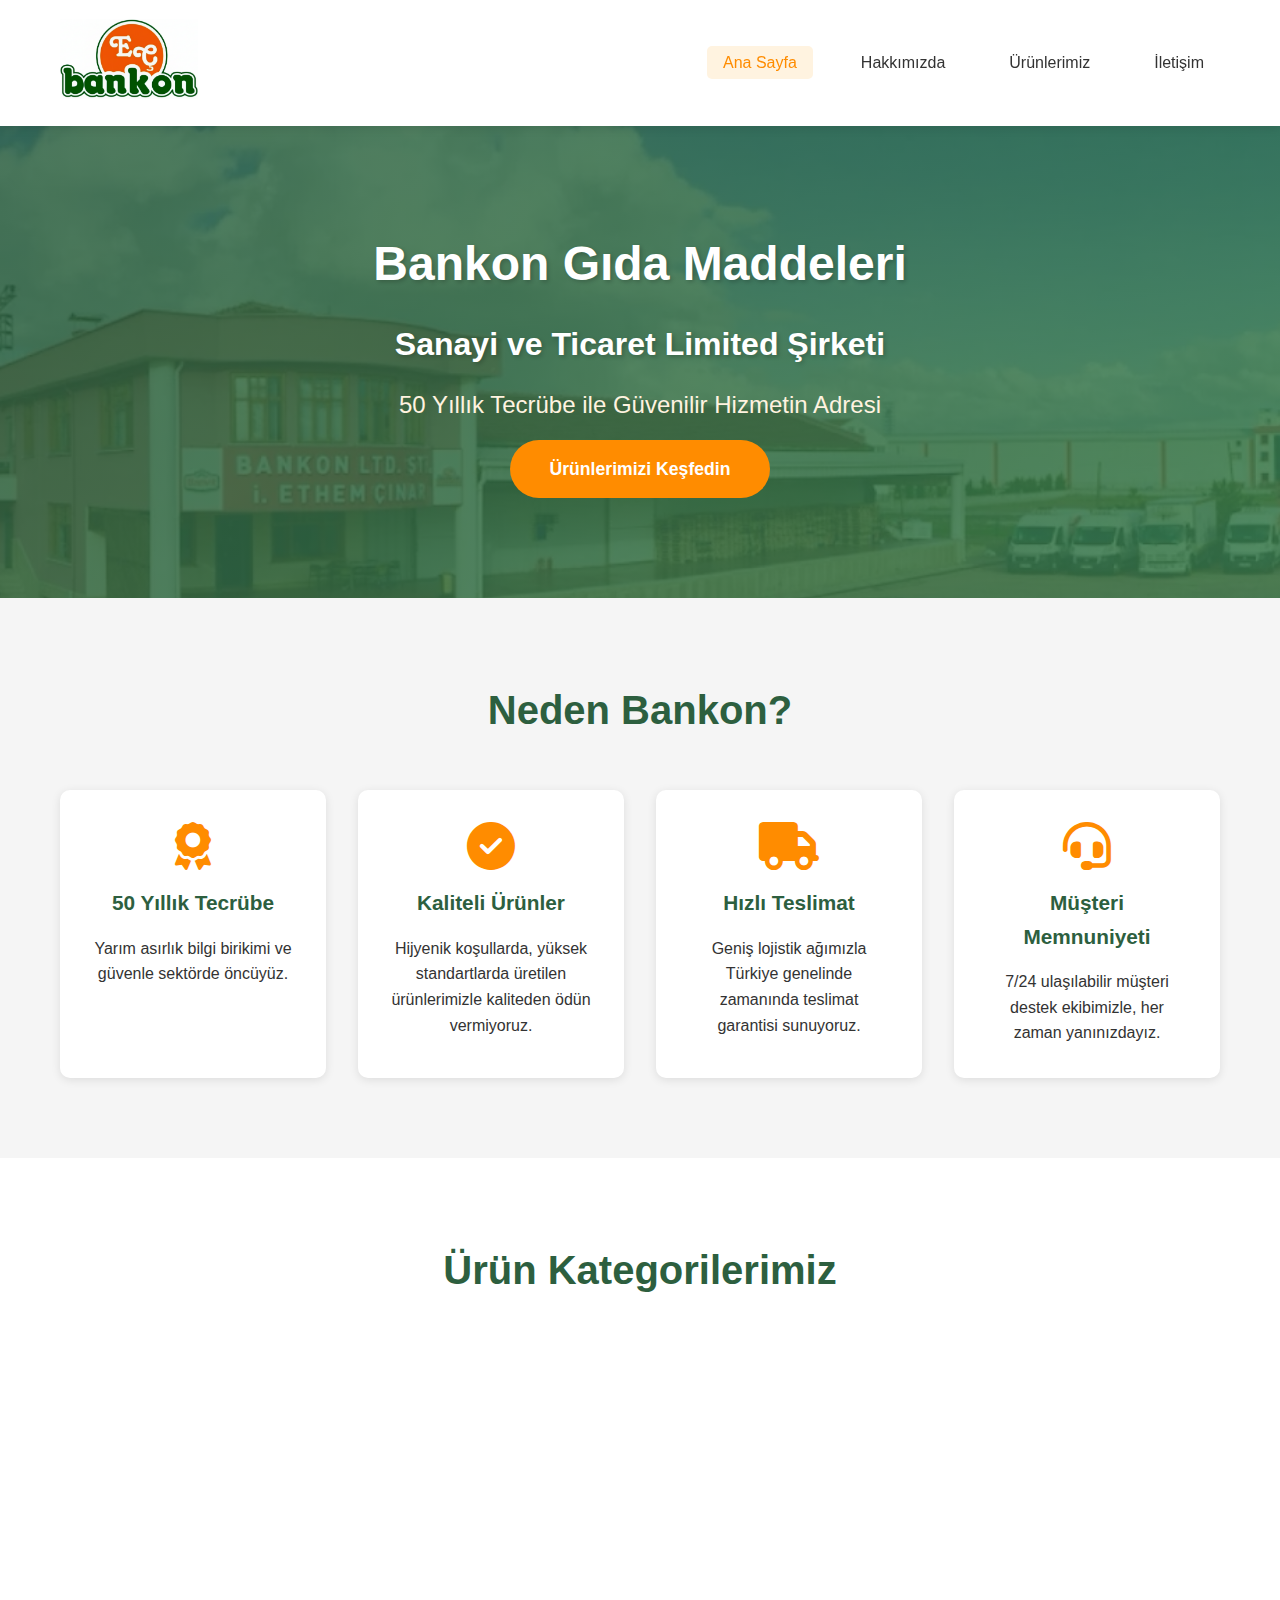
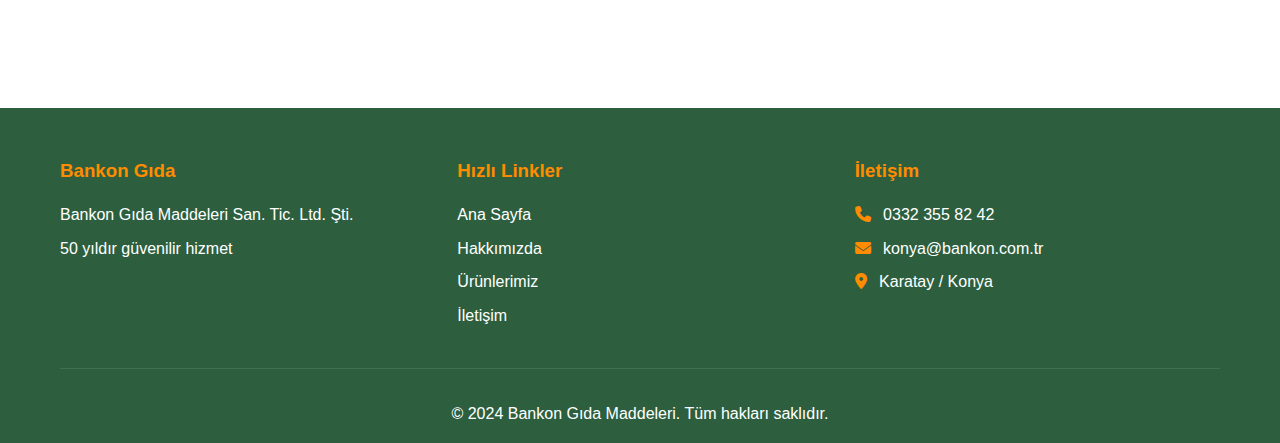
<file: index.html>
<!DOCTYPE html>
<html lang="tr">
<head>
    <meta charset="UTF-8">
    <meta name="viewport" content="width=device-width, initial-scale=1.0">
    <title>Bankon Gıda - Ana Sayfa</title>

    <!-- Open Graph Meta Tags -->
    <meta property="og:title" content="Bankon Gıda Maddeleri Sanayi ve Ticaret Limited Şirketi">
    <meta property="og:description" content="50 Yıllık Tecrübe ile Güvenilir Hizmetin Adres">
    <meta property="og:image" content="logo_paylasim.png">
    <meta property="og:image:width" content="1200">
    <meta property="og:image:height" content="630">
    <meta property="og:type" content="website">

    <!-- Favicon -->
    <link rel="icon" type="image/png" href="ec_logo.png">

    <link rel="stylesheet" href="style.css">
    <link rel="stylesheet" href="https://cdnjs.cloudflare.com/ajax/libs/font-awesome/6.4.0/css/all.min.css">
</head>
<body>
    <!-- Navigation Menu -->
    <nav class="navbar">
        <div class="container">
            <div class="logo">
                <img src="logo3.png" alt="Bankon Logo" id="logo-img">
            </div>
            <ul class="nav-links" id="navLinks">
                <li><a href="index.html" class="active">Ana Sayfa</a></li>
                <li><a href="hakkimizda.html">Hakkımızda</a></li>
                <li><a href="urunlerimiz.html">Ürünlerimiz</a></li>
                <li><a href="iletisim.html">İletişim</a></li>
            </ul>
            <div class="hamburger" id="hamburger">
                <span></span>
                <span></span>
                <span></span>
            </div>
        </div>
    </nav>

    <!-- Hero Section -->
    <section class="hero">
        <div class="hero-content">
            <h1>Bankon Gıda Maddeleri</h1>
            <h2>Sanayi ve Ticaret Limited Şirketi</h2>
            <p class="hero-subtitle">50 Yıllık Tecrübe ile Güvenilir Hizmetin Adresi</p>
            <a href="urunlerimiz.html" class="btn-primary">Ürünlerimizi Keşfedin</a>
        </div>
    </section>

    <!-- Features Section -->
    <section class="features">
        <div class="container">
            <h2 class="section-title">Neden Bankon?</h2>
            <div class="features-grid">
                <div class="feature-card">
                    <i class="fas fa-award"></i>
                    <h3>50 Yıllık Tecrübe</h3>
                    <p>Yarım asırlık bilgi birikimi ve güvenle sektörde öncüyüz.</p>
                </div>
                <div class="feature-card">
                    <i class="fas fa-check-circle"></i>
                    <h3>Kaliteli Ürünler</h3>
                    <p>Hijyenik koşullarda, yüksek standartlarda üretilen ürünlerimizle kaliteden ödün vermiyoruz.</p>
                </div>
                <div class="feature-card">
                    <i class="fas fa-truck"></i>
                    <h3>Hızlı Teslimat</h3>
                    <p>Geniş lojistik ağımızla Türkiye genelinde zamanında teslimat garantisi sunuyoruz.</p>
                </div>
                <div class="feature-card">
                    <i class="fas fa-headset"></i>
                    <h3>Müşteri Memnuniyeti</h3>
                    <p>7/24 ulaşılabilir müşteri destek ekibimizle, her zaman yanınızdayız.</p>
                </div>
            </div>
        </div>
    </section>

    <!-- Products Preview -->
    <section class="products-preview">
        <div class="container">
            <h2 class="section-title">Ürün Kategorilerimiz</h2>
            <div class="products-grid">
                <div class="product-category">
                    <i class="fas fa-drumstick-bite"></i>
                    <h3>Piliç Eti Ürünleri</h3>
                    <p>Taze, hijyenik ve güvenilir piliç ürünleri.</p>
                </div>
                <div class="product-category">
                    <i class="fas fa-bacon"></i>
                    <h3>İşlenmiş Ürünler</h3>
                    <p>Damak tadınıza hitap eden, özenle hazırlanmış işlenmiş ürün çeşitleri.</p>
                </div>
                <div class="product-category">
                    <i class="fas fa-utensils"></i>
                    <h3>Catering Ürünleri</h3>
                    <p>Toplu tüketim için özel üretilmiş, kaliteli catering çözümleri.</p>
                </div>
                <div class="product-category">
                    <i class="fas fa-shopping-basket"></i>
                    <h3>EDT Ürünleri</h3>
                    <p>Gıda sektörüne yönelik geniş ürün yelpazemizle her ihtiyaca çözüm sunuyoruz.</p>
                </div>
            </div>
        </div>
    </section>

    <!-- Footer -->
    <footer class="footer">
        <div class="container">
            <div class="footer-content">
                <div class="footer-section">
                    <h3>Bankon Gıda</h3>
                    <p>Bankon Gıda Maddeleri San. Tic. Ltd. Şti.</p>
                    <p>50 yıldır güvenilir hizmet</p>
                </div>
                <div class="footer-section">
                    <h3>Hızlı Linkler</h3>
                    <ul>
                        <li><a href="index.html">Ana Sayfa</a></li>
                        <li><a href="hakkimizda.html">Hakkımızda</a></li>
                        <li><a href="urunlerimiz.html">Ürünlerimiz</a></li>
                        <li><a href="iletisim.html">İletişim</a></li>
                    </ul>
                </div>
                <div class="footer-section">
                    <h3>İletişim</h3>
                    <p><i class="fas fa-phone"></i> 0332 355 82 42</p>
                    <p><i class="fas fa-envelope"></i> konya@bankon.com.tr</p>
                    <p><i class="fas fa-map-marker-alt"></i> Karatay / Konya</p>
                </div>
            </div>
            <div class="footer-bottom">
                <p>&copy; 2024 Bankon Gıda Maddeleri. Tüm hakları saklıdır.</p>
            </div>
        </div>
    </footer>

    <script src="script.js"></script>
</body>
</html>
<!DOCTYPE html>
<html lang="tr">
</file>
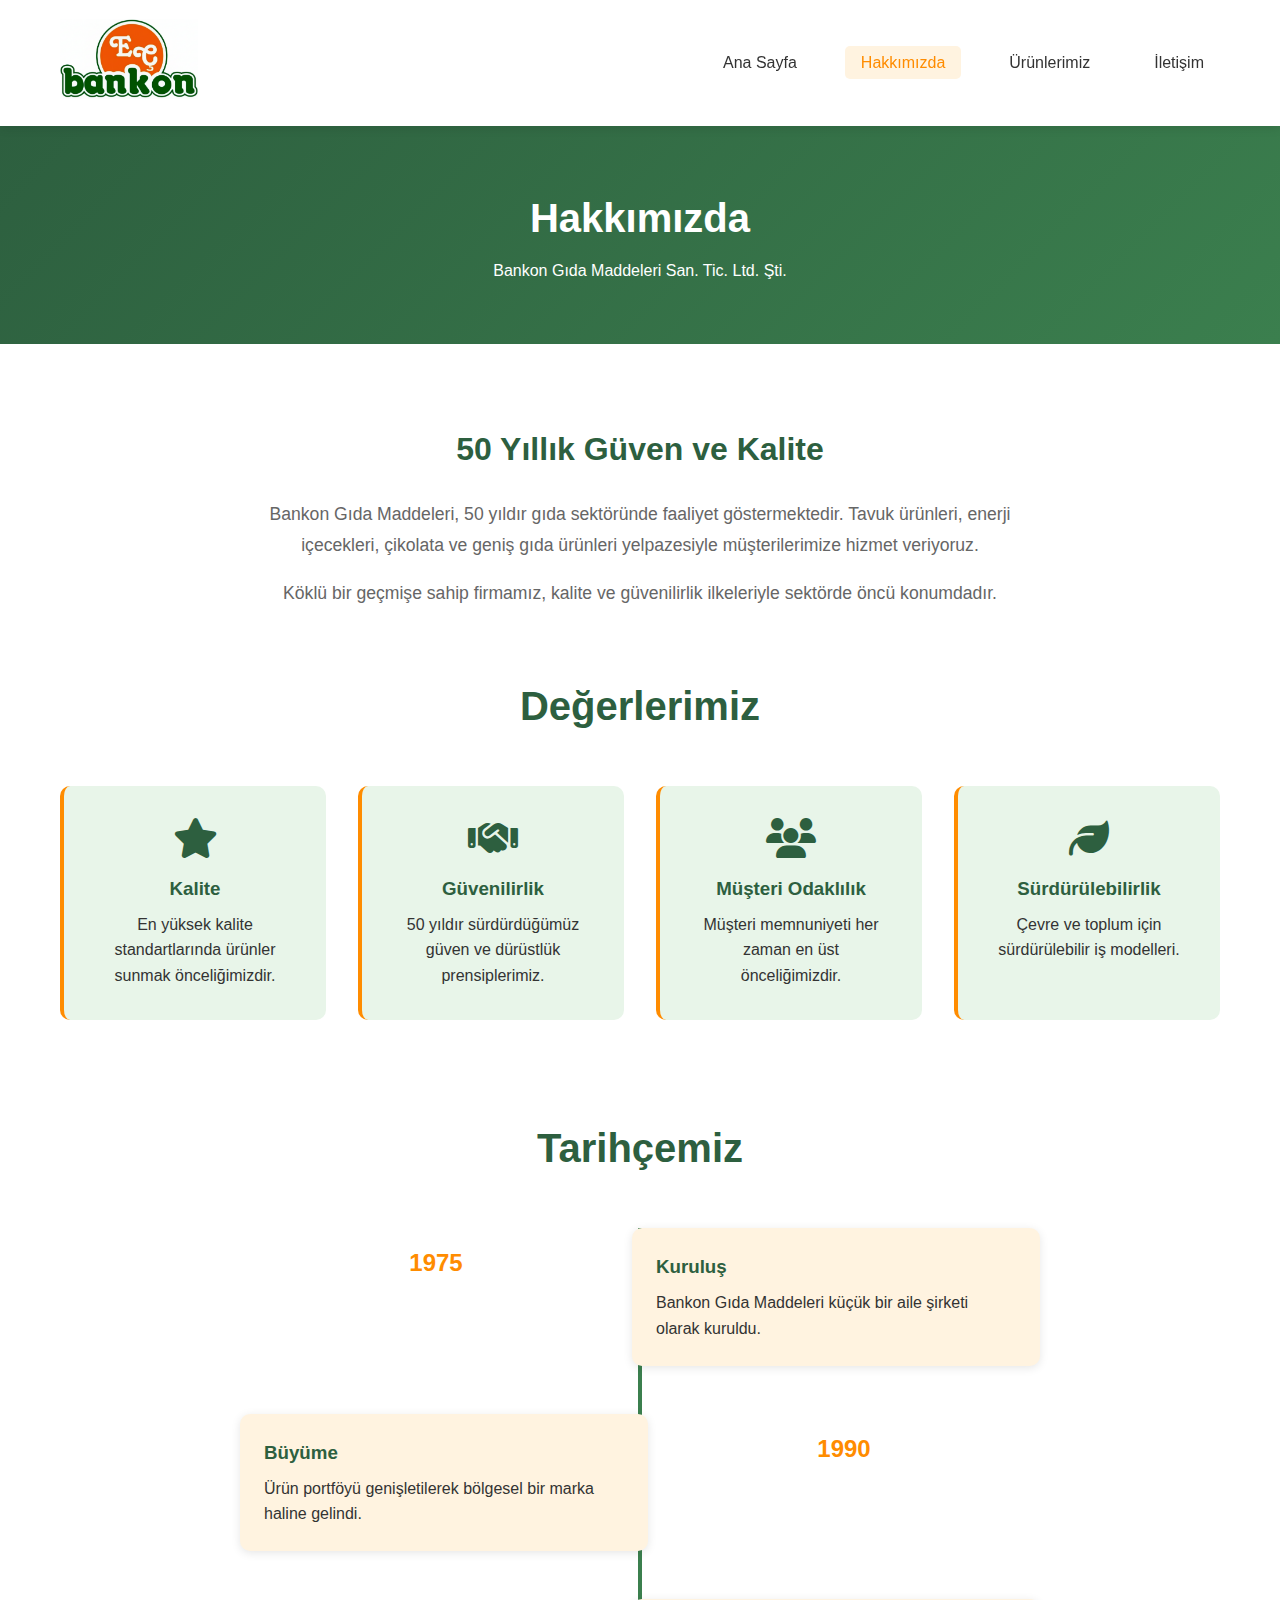
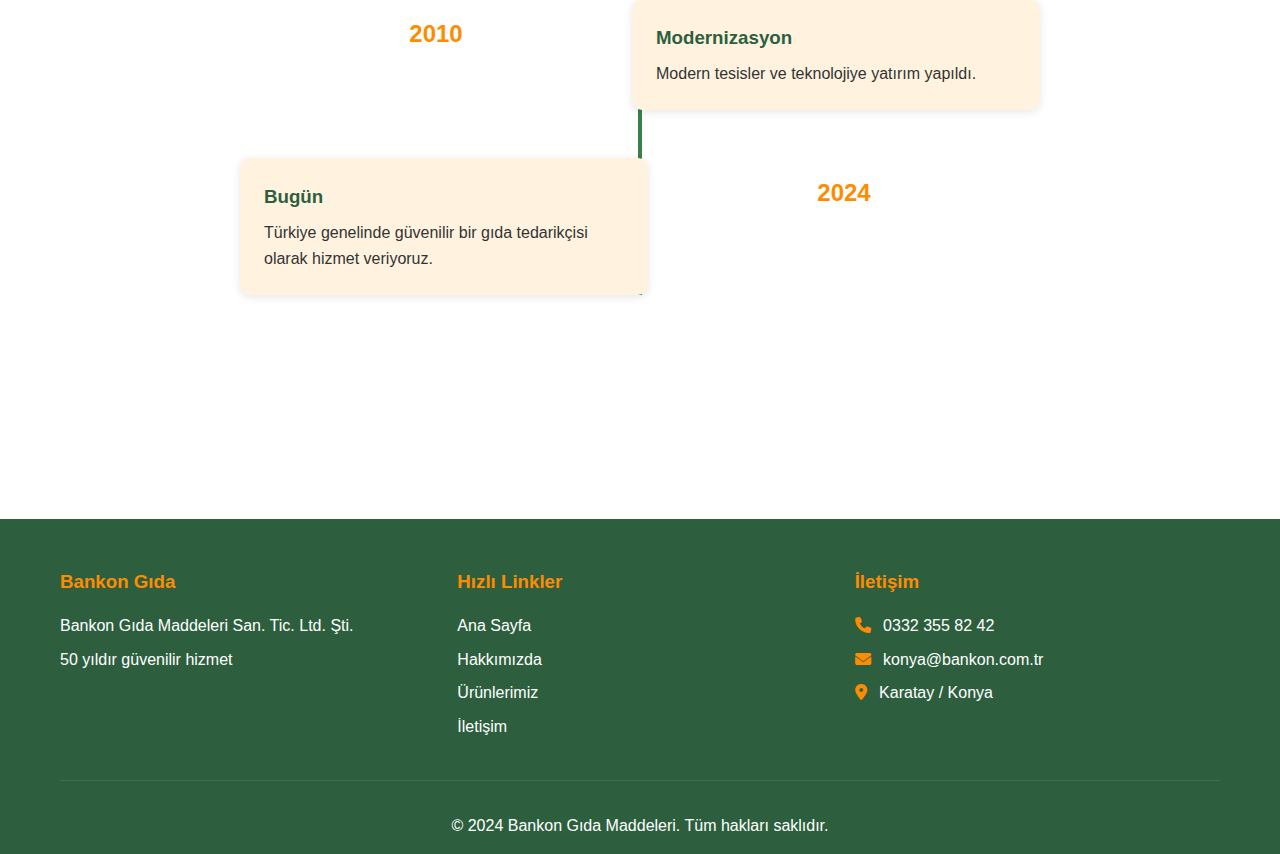
<file: hakkimizda.html>
<!DOCTYPE html>
<html lang="tr">
<head>
    <meta charset="UTF-8">
    <meta name="viewport" content="width=device-width, initial-scale=1.0">
    <title>Bankon Gıda - Hakkımızda</title>
    <link rel="stylesheet" href="style.css">
    <link rel="stylesheet" href="https://cdnjs.cloudflare.com/ajax/libs/font-awesome/6.4.0/css/all.min.css">
</head>
<body>
    <!-- Navigation Menu -->
    <nav class="navbar">
        <div class="container">
            <div class="logo">
                <img src="logo3.png" alt="Bankon Logo" id="logo-img">
            </div>
            <ul class="nav-links" id="navLinks">
                <li><a href="index.html">Ana Sayfa</a></li>
                <li><a href="hakkimizda.html" class="active">Hakkımızda</a></li>
                <li><a href="urunlerimiz.html">Ürünlerimiz</a></li>
                <li><a href="iletisim.html">İletişim</a></li>
            </ul>
            <div class="hamburger" id="hamburger">
                <span></span>
                <span></span>
                <span></span>
            </div>
        </div>
    </nav>

    <!-- Page Header -->
    <section class="page-header">
        <div class="container">
            <h1>Hakkımızda</h1>
            <p>Bankon Gıda Maddeleri San. Tic. Ltd. Şti.</p>
        </div>
    </section>

    <!-- About Content -->
    <section class="about-content">
        <div class="container">
            <div class="about-intro">
                <h2>50 Yıllık Güven ve Kalite</h2>
                <p>Bankon Gıda Maddeleri, 50 yıldır gıda sektöründe faaliyet göstermektedir. Tavuk ürünleri, enerji içecekleri, çikolata ve geniş gıda ürünleri yelpazesiyle müşterilerimize hizmet veriyoruz.</p>
                <p>Köklü bir geçmişe sahip firmamız, kalite ve güvenilirlik ilkeleriyle sektörde öncü konumdadır.</p>
            </div>

            <div class="values-section">
                <h2 class="section-title">Değerlerimiz</h2>
                <div class="values-grid">
                    <div class="value-card">
                        <i class="fas fa-star"></i>
                        <h3>Kalite</h3>
                        <p>En yüksek kalite standartlarında ürünler sunmak önceliğimizdir.</p>
                    </div>
                    <div class="value-card">
                        <i class="fas fa-handshake"></i>
                        <h3>Güvenilirlik</h3>
                        <p>50 yıldır sürdürdüğümüz güven ve dürüstlük prensiplerimiz.</p>
                    </div>
                    <div class="value-card">
                        <i class="fas fa-users"></i>
                        <h3>Müşteri Odaklılık</h3>
                        <p>Müşteri memnuniyeti her zaman en üst önceliğimizdir.</p>
                    </div>
                    <div class="value-card">
                        <i class="fas fa-leaf"></i>
                        <h3>Sürdürülebilirlik</h3>
                        <p>Çevre ve toplum için sürdürülebilir iş modelleri.</p>
                    </div>
                </div>
            </div>

            <div class="timeline-section">
                <h2 class="section-title">Tarihçemiz</h2>
                <div class="timeline">
                    <div class="timeline-item">
                        <div class="timeline-date">1975</div>
                        <div class="timeline-content">
                            <h3>Kuruluş</h3>
                            <p>Bankon Gıda Maddeleri küçük bir aile şirketi olarak kuruldu.</p>
                        </div>
                    </div>
                    <div class="timeline-item">
                        <div class="timeline-date">1990</div>
                        <div class="timeline-content">
                            <h3>Büyüme</h3>
                            <p>Ürün portföyü genişletilerek bölgesel bir marka haline gelindi.</p>
                        </div>
                    </div>
                    <div class="timeline-item">
                        <div class="timeline-date">2010</div>
                        <div class="timeline-content">
                            <h3>Modernizasyon</h3>
                            <p>Modern tesisler ve teknolojiye yatırım yapıldı.</p>
                        </div>
                    </div>
                    <div class="timeline-item">
                        <div class="timeline-date">2024</div>
                        <div class="timeline-content">
                            <h3>Bugün</h3>
                            <p>Türkiye genelinde güvenilir bir gıda tedarikçisi olarak hizmet veriyoruz.</p>
                        </div>
                    </div>
                </div>
            </div>
        </div>
    </section>

    <!-- Footer -->
    <footer class="footer">
        <div class="container">
            <div class="footer-content">
                <div class="footer-section">
                    <h3>Bankon Gıda</h3>
                    <p>Bankon Gıda Maddeleri San. Tic. Ltd. Şti.</p>
                    <p>50 yıldır güvenilir hizmet</p>
                </div>
                <div class="footer-section">
                    <h3>Hızlı Linkler</h3>
                    <ul>
                        <li><a href="index.html">Ana Sayfa</a></li>
                        <li><a href="hakkimizda.html">Hakkımızda</a></li>
                        <li><a href="urunlerimiz.html">Ürünlerimiz</a></li>
                        <li><a href="iletisim.html">İletişim</a></li>
                    </ul>
                </div>
                <div class="footer-section">
                    <h3>İletişim</h3>
                    <p><i class="fas fa-phone"></i> 0332 355 82 42</p>
                    <p><i class="fas fa-envelope"></i> konya@bankon.com.tr</p>
                    <p><i class="fas fa-map-marker-alt"></i> Karatay / Konya</p>
                </div>
            </div>
            <div class="footer-bottom">
                <p>&copy; 2024 Bankon Gıda Maddeleri. Tüm hakları saklıdır.</p>
            </div>
        </div>
    </footer>

    <script src="script.js"></script>
</body>
</html>
</file>
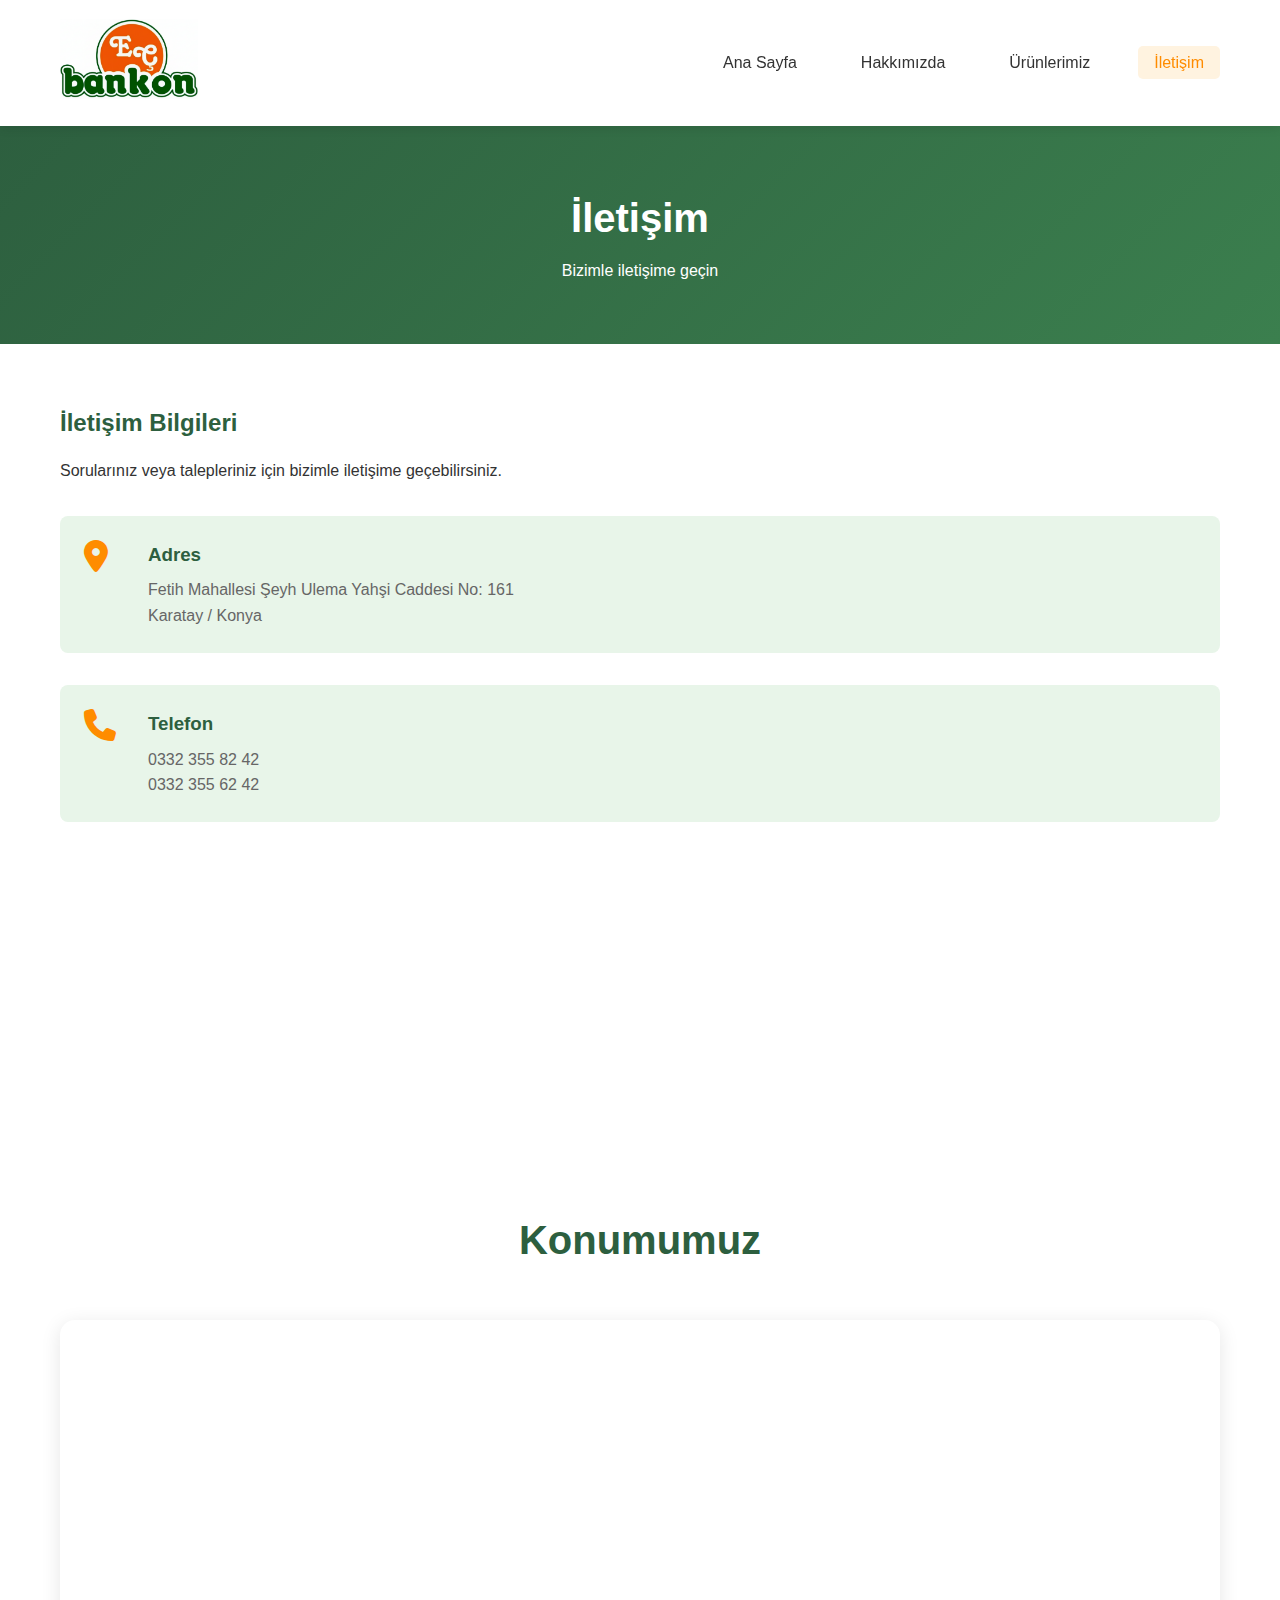
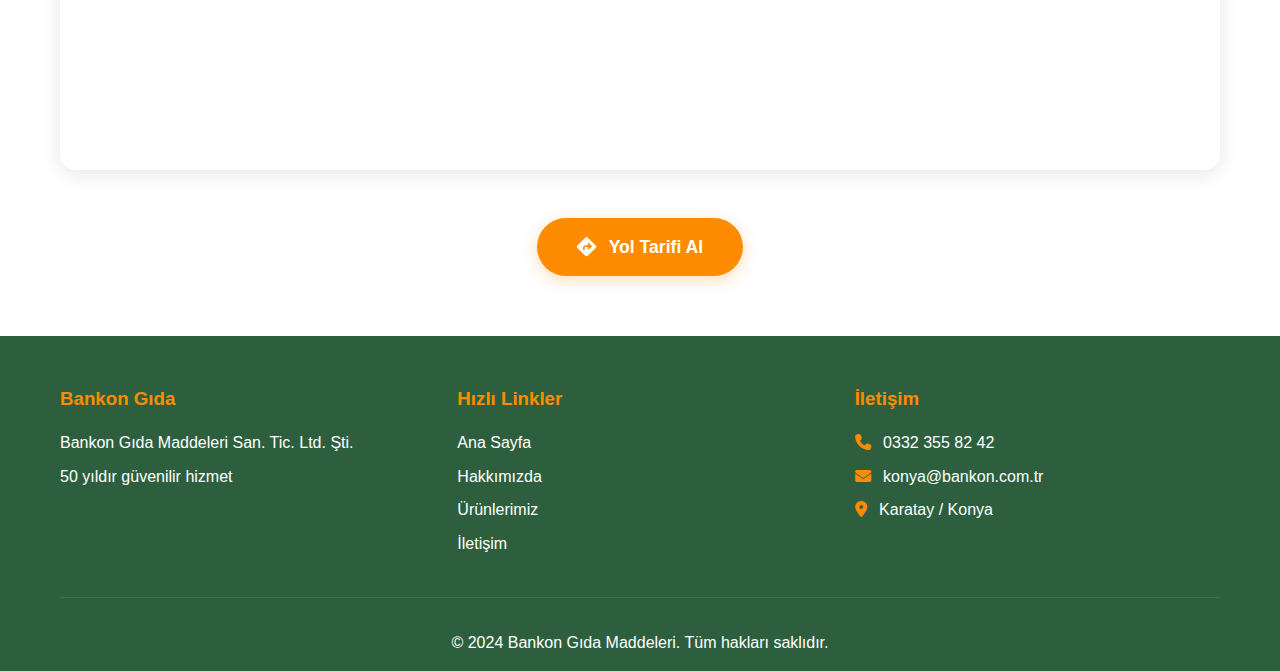
<file: iletisim.html>
<!DOCTYPE html>
<html lang="tr">
<head>
    <meta charset="UTF-8">
    <meta name="viewport" content="width=device-width, initial-scale=1.0">
    <title>Bankon Gıda - İletişim</title>
    <link rel="stylesheet" href="style.css">
    <link rel="stylesheet" href="https://cdnjs.cloudflare.com/ajax/libs/font-awesome/6.4.0/css/all.min.css">
</head>
<body>
    <!-- Navigation Menu -->
    <nav class="navbar">
        <div class="container">
            <div class="logo">
                <img src="logo3.png" alt="Bankon Logo" id="logo-img">
            </div>
            <ul class="nav-links" id="navLinks">
                <li><a href="index.html">Ana Sayfa</a></li>
                <li><a href="hakkimizda.html">Hakkımızda</a></li>
                <li><a href="urunlerimiz.html">Ürünlerimiz</a></li>
                <li><a href="iletisim.html" class="active">İletişim</a></li>
            </ul>
            <div class="hamburger" id="hamburger">
                <span></span>
                <span></span>
                <span></span>
            </div>
        </div>
    </nav>

    <!-- Page Header -->
    <section class="page-header">
        <div class="container">
            <h1>İletişim</h1>
            <p>Bizimle iletişime geçin</p>
        </div>
    </section>

    <!-- Contact Section -->
    <section class="contact-section">
        <div class="container">
            <div class="contact-info-wrapper">
                <!-- Contact Information -->
                <div class="contact-info">
                    <h2>İletişim Bilgileri</h2>
                    <p>Sorularınız veya talepleriniz için bizimle iletişime geçebilirsiniz.</p>
                    
                    <div class="info-item">
                        <i class="fas fa-map-marker-alt"></i>
                        <div>
                            <h3>Adres</h3>
                            <p>Fetih Mahallesi Şeyh Ulema Yahşi Caddesi No: 161</p>
                            <p>Karatay / Konya</p>
                        </div>
                    </div>

                    <div class="info-item">
                        <i class="fas fa-phone"></i>
                        <div>
                            <h3>Telefon</h3>
                            <p>0332 355 82 42</p>
                            <p>0332 355 62 42</p>
                        </div>
                    </div>

                    <div class="info-item">
                        <i class="fas fa-envelope"></i>
                        <div>
                            <h3>E-posta</h3>
                            <p>konya@bankon.com.tr</p>
                            <p>pazarlama@bankon.com.tr</p>
                        </div>
                    </div>

                    <div class="info-item">
                        <i class="fas fa-clock"></i>
                        <div>
                            <h3>Çalışma Saatleri</h3>
                            <p>Pazartesi - Cumartesi: 08:30 - 18:00</p>
                            <p>Pazar: Kapalı</p>
                        </div>
                    </div>
                </div>
            </div>

            <!-- Map Section -->
            <div class="map-section">
                <h2 class="section-title">Konumumuz</h2>
                <div class="map-container">
                    <iframe 
                        src="https://www.google.com/maps/embed?pb=!1m18!1m12!1m3!1d3145.8424424916685!2d32.50445307655203!3d37.96256900066661!2m3!1f0!2f0!3f0!3m2!1i1024!2i768!4f13.1!3m3!1m2!1s0x14d085632e0e8f51%3A0x8c8f8f8f8f8f8f8f!2sFetih%2C%20%C5%9Eeyh%20Ulema%20Yah%C5%9Fi%20Cd.%20No%3A161%2C%2042020%20Karatay%2FKonya!5e0!3m2!1str!2str!4v1699024000000!5m2!1str!2str" 
                        width="100%" 
                        height="450" 
                        style="border:0; border-radius:10px;" 
                        allowfullscreen="" 
                        loading="lazy" 
                        referrerpolicy="no-referrer-when-downgrade">
                    </iframe>
                </div>
                <div class="map-directions">
                    <a href="https://www.google.com/maps/dir//Fetih,+Şeyh+Ulema+Yahşi+Cd.+No:161,+42020+Karatay/Konya" 
                       target="_blank" 
                       class="btn-directions">
                        <i class="fas fa-directions"></i>
                        Yol Tarifi Al
                    </a>
                </div>
            </div>
        </div>
    </section>

    <!-- Footer -->
    <footer class="footer">
        <div class="container">
            <div class="footer-content">
                <div class="footer-section">
                    <h3>Bankon Gıda</h3>
                    <p>Bankon Gıda Maddeleri San. Tic. Ltd. Şti.</p>
                    <p>50 yıldır güvenilir hizmet</p>
                </div>
                <div class="footer-section">
                    <h3>Hızlı Linkler</h3>
                    <ul>
                        <li><a href="index.html">Ana Sayfa</a></li>
                        <li><a href="hakkimizda.html">Hakkımızda</a></li>
                        <li><a href="urunlerimiz.html">Ürünlerimiz</a></li>
                        <li><a href="iletisim.html">İletişim</a></li>
                    </ul>
                </div>
                <div class="footer-section">
                    <h3>İletişim</h3>
                    <p><i class="fas fa-phone"></i> 0332 355 82 42</p>
                    <p><i class="fas fa-envelope"></i> konya@bankon.com.tr</p>
                    <p><i class="fas fa-map-marker-alt"></i> Karatay / Konya</p>
                </div>
            </div>
            <div class="footer-bottom">
                <p>&copy; 2024 Bankon Gıda Maddeleri. Tüm hakları saklıdır.</p>
            </div>
        </div>
    </footer>

    <script src="script.js"></script>
</body>
</html>
</file>
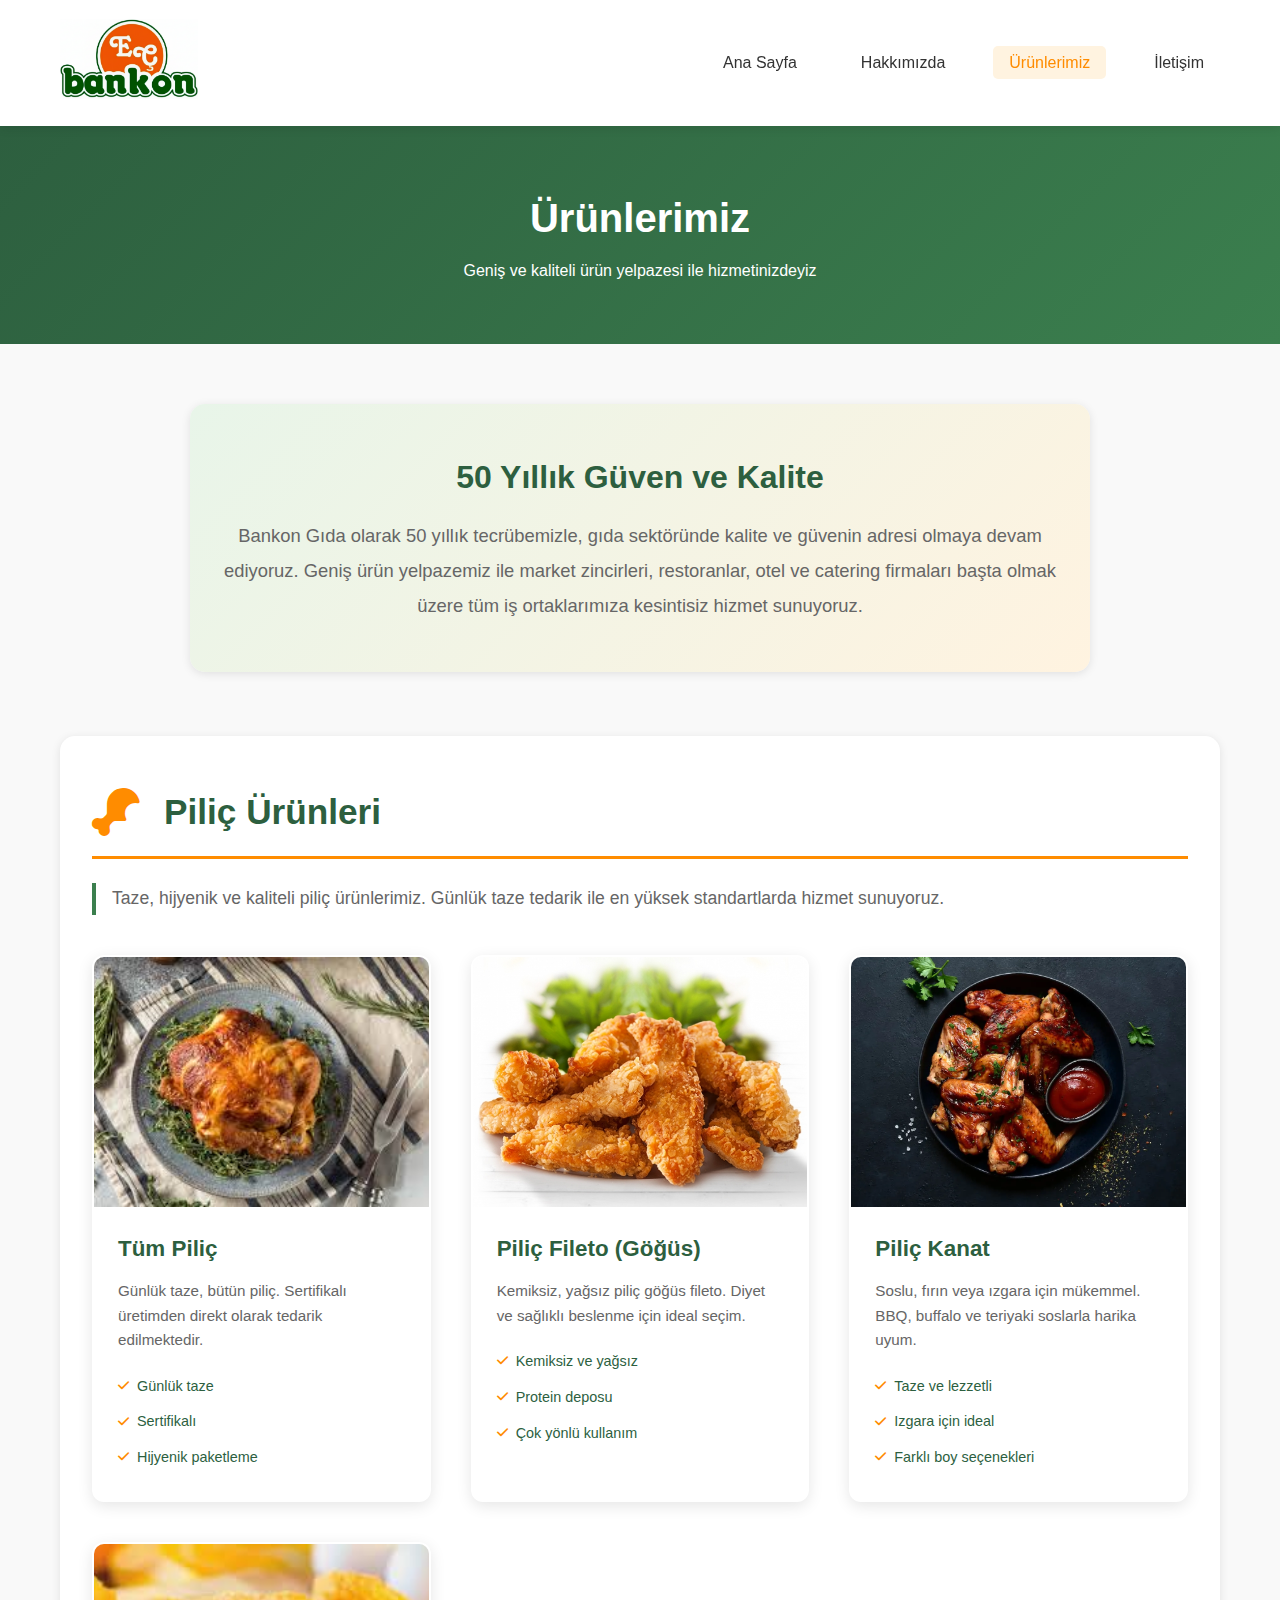
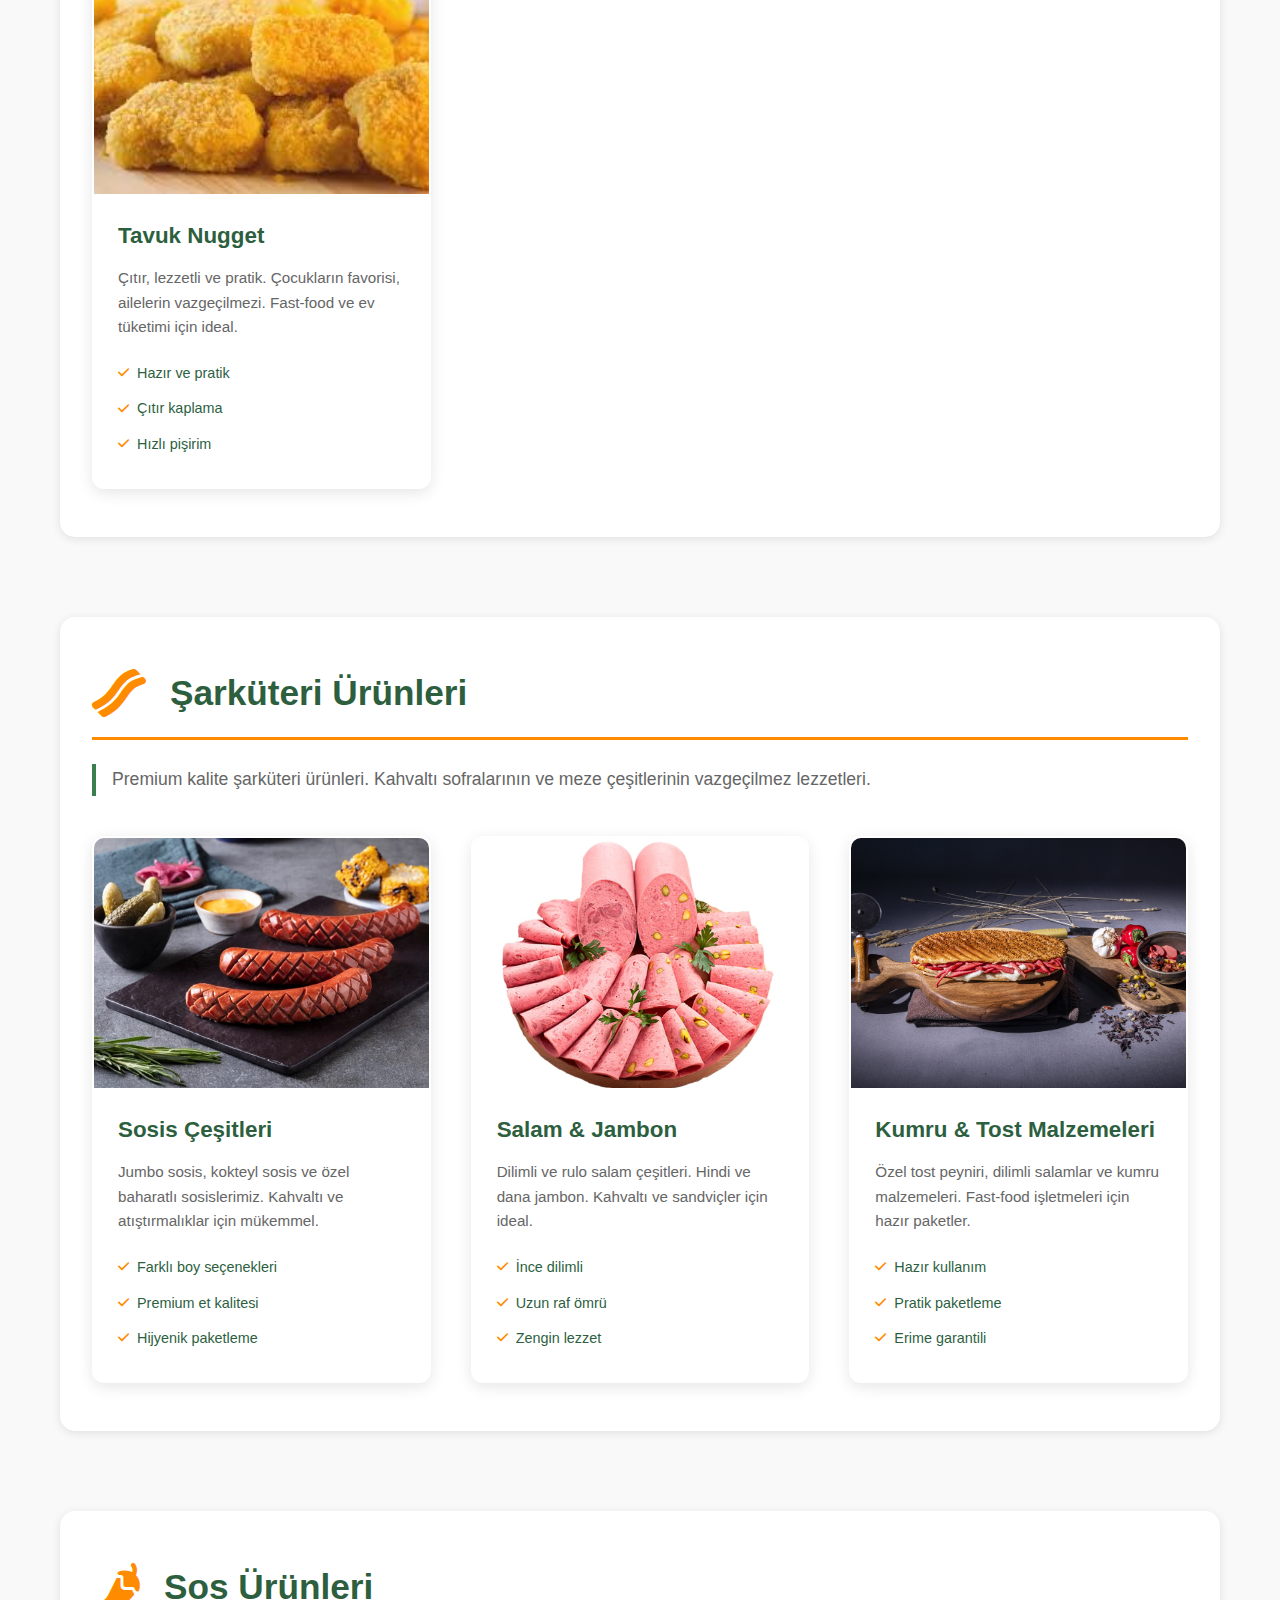
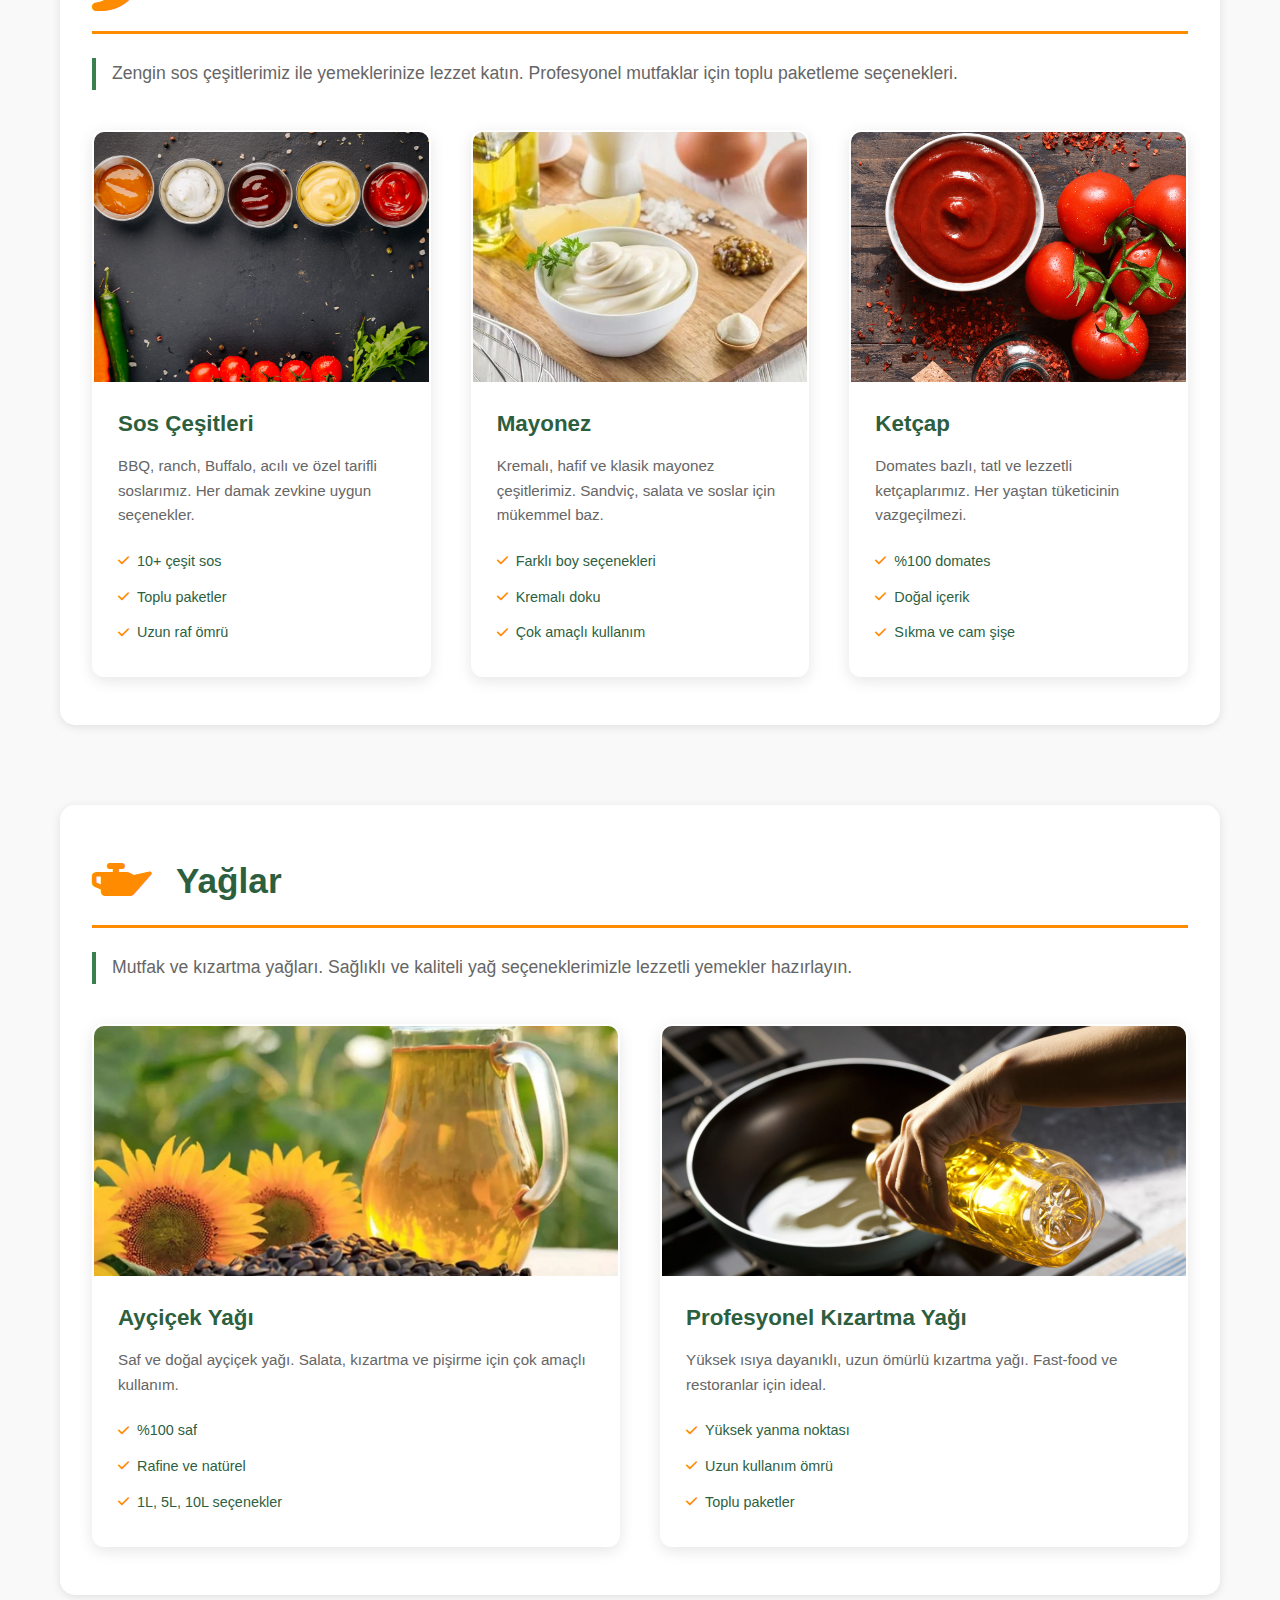
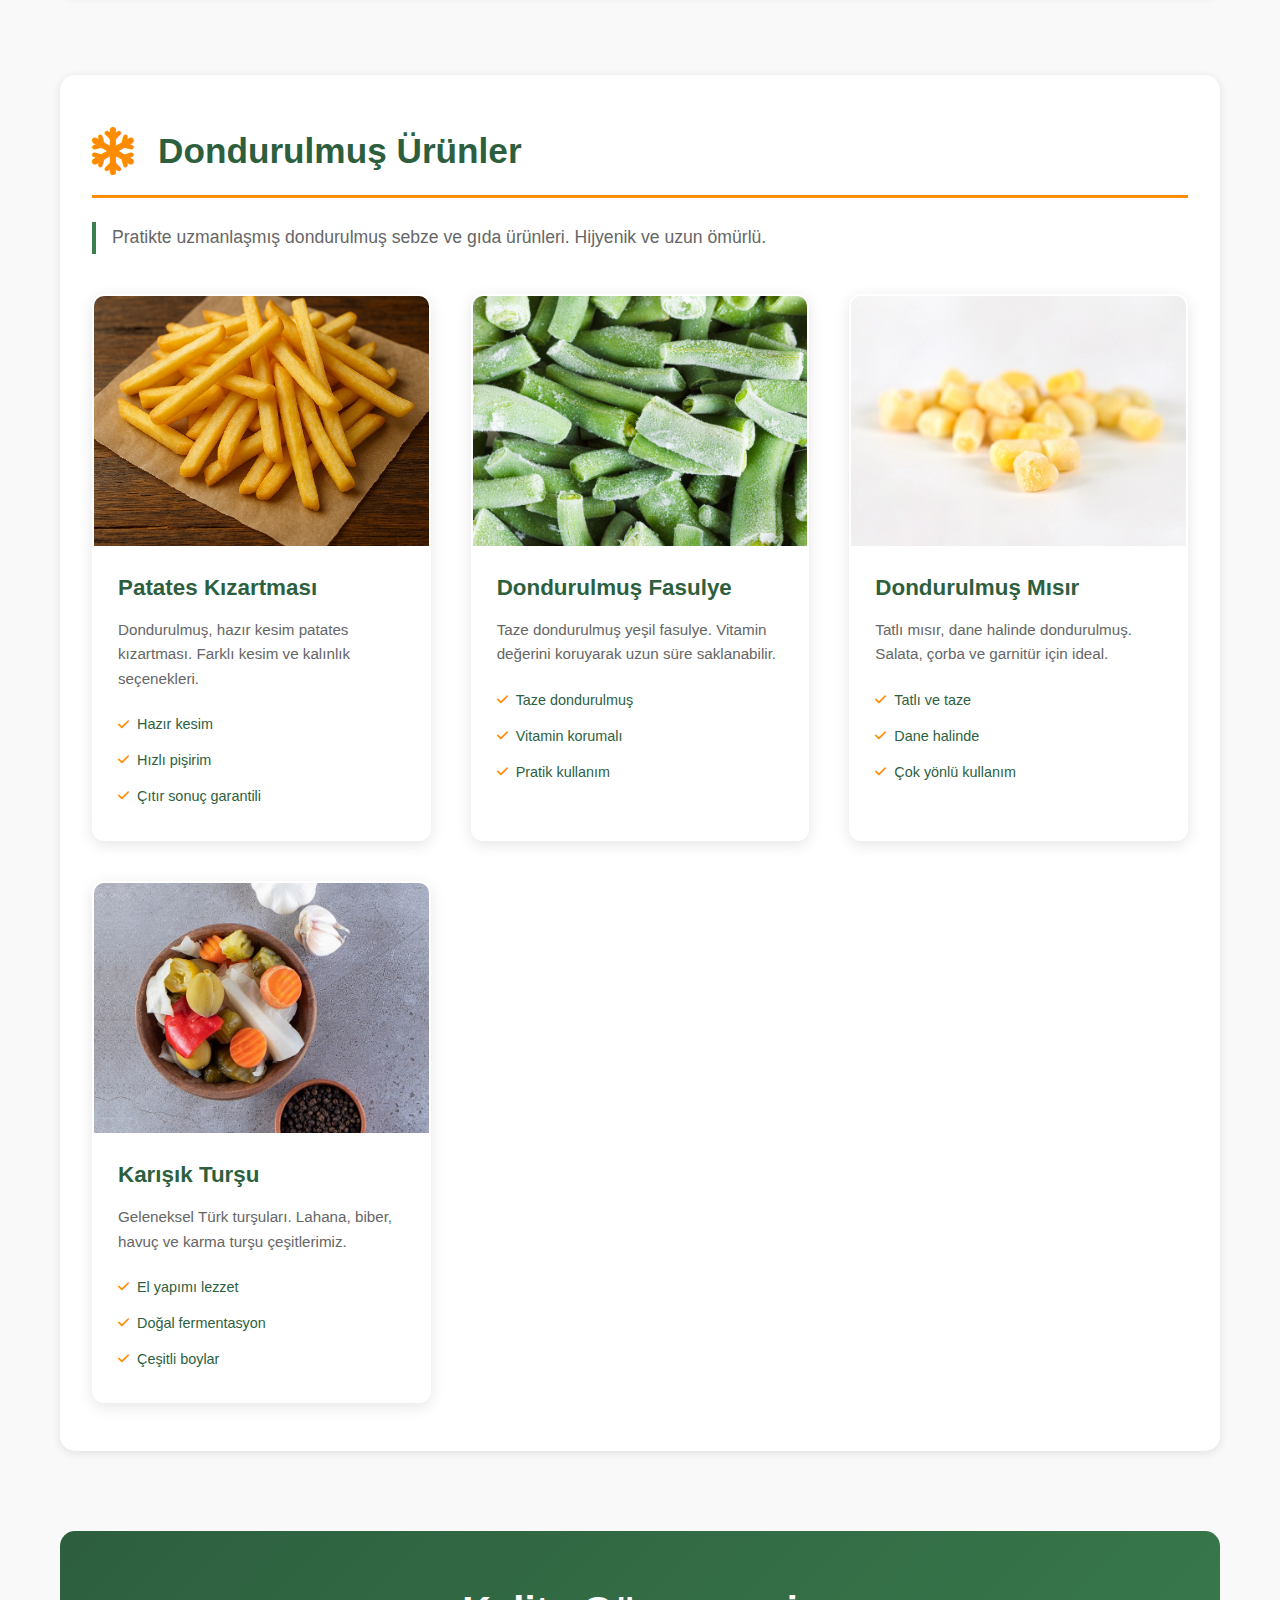
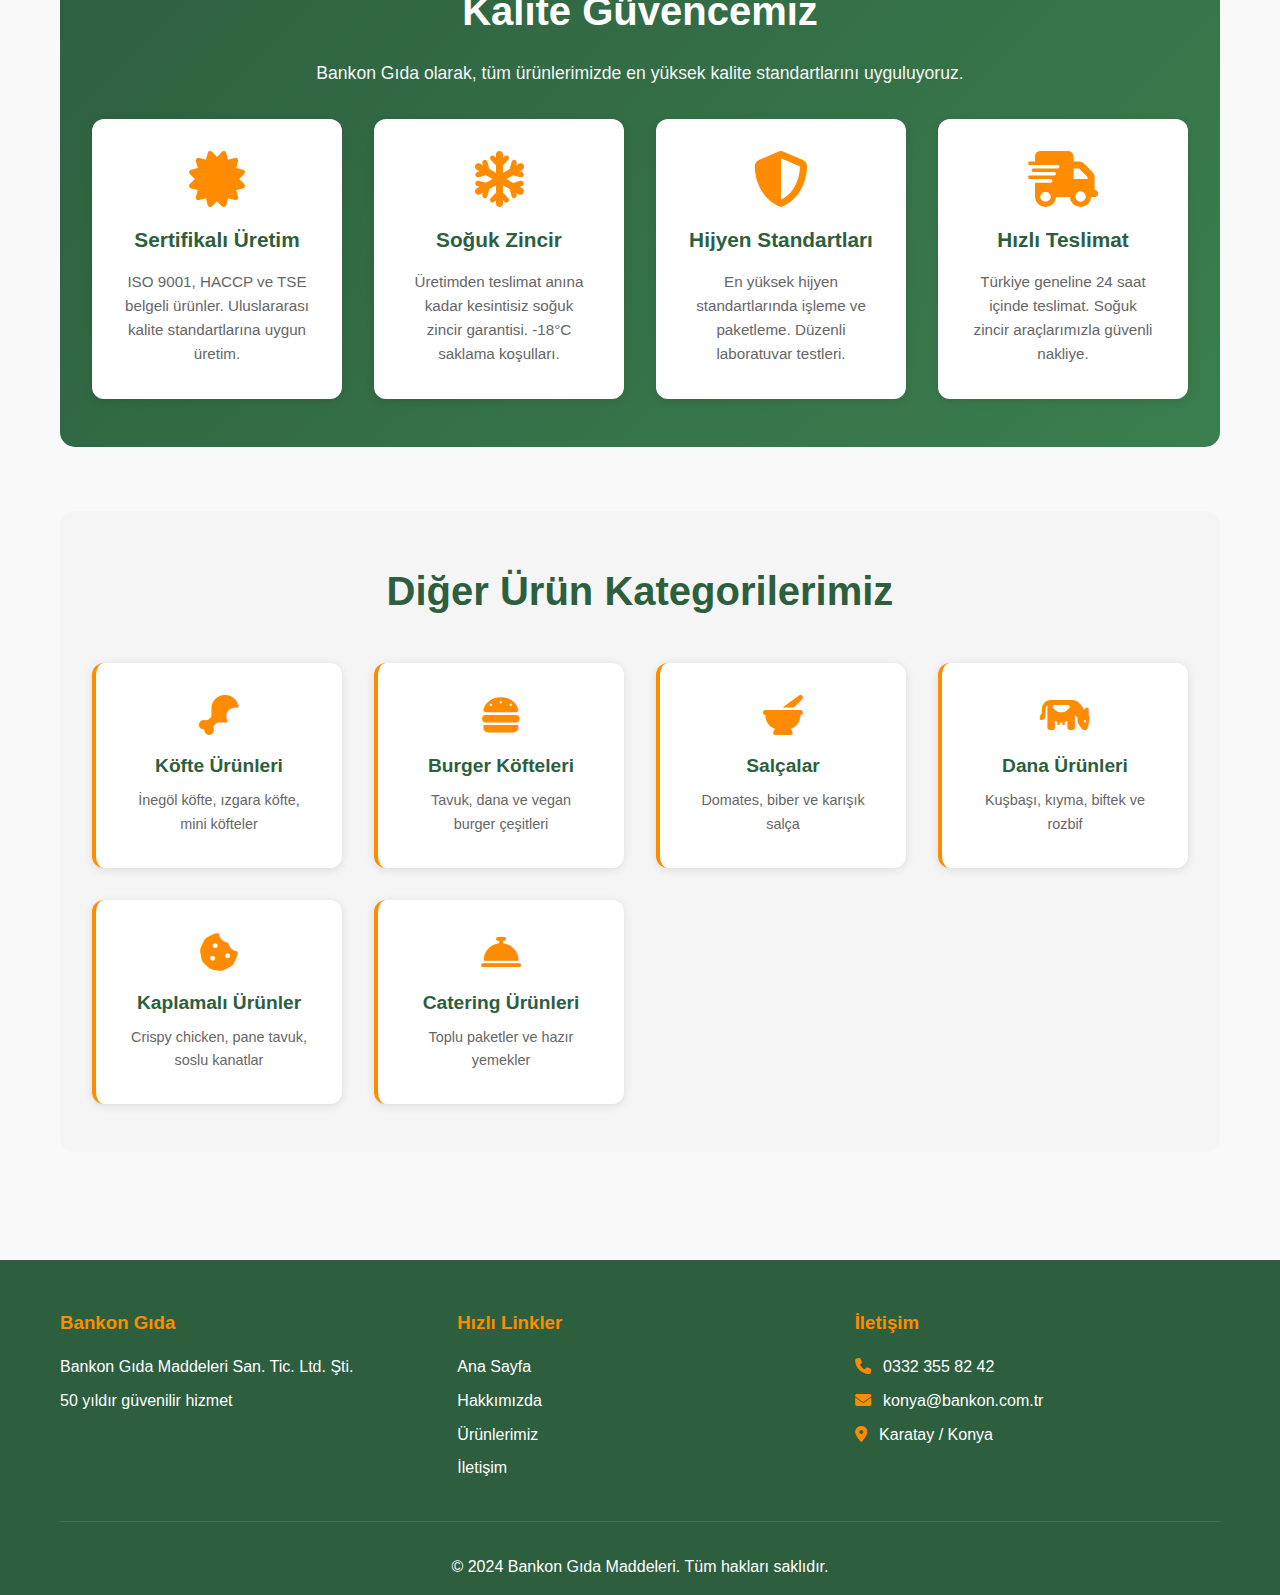
<file: urunlerimiz.html>
<!DOCTYPE html>
<html lang="tr">
<head>
    <meta charset="UTF-8">
    <meta name="viewport" content="width=device-width, initial-scale=1.0">
    <title>Bankon Gıda - Ürünlerimiz</title>
    <link rel="stylesheet" href="style.css">
    <link rel="stylesheet" href="https://cdnjs.cloudflare.com/ajax/libs/font-awesome/6.4.0/css/all.min.css">
</head>
<body>
    <!-- Navigation Menu -->
    <nav class="navbar">
        <div class="container">
            <div class="logo">
                <img src="logo3.png" alt="Bankon Logo" id="logo-img">
            </div>
            <ul class="nav-links" id="navLinks">
                <li><a href="index.html">Ana Sayfa</a></li>
                <li><a href="hakkimizda.html">Hakkımızda</a></li>
                <li><a href="urunlerimiz.html" class="active">Ürünlerimiz</a></li>
                <li><a href="iletisim.html">İletişim</a></li>
            </ul>
            <div class="hamburger" id="hamburger">
                <span></span>
                <span></span>
                <span></span>
            </div>
        </div>
    </nav>

    <!-- Page Header -->
    <section class="page-header">
        <div class="container">
            <h1>Ürünlerimiz</h1>
            <p>Geniş ve kaliteli ürün yelpazesi ile hizmetinizdeyiz</p>
        </div>
    </section>

    <!-- Products Section -->
    <section class="products-section">
        <div class="container">
            
            <!-- Intro Text -->
            <div class="products-intro">
                <h2>50 Yıllık Güven ve Kalite</h2>
                <p>Bankon Gıda olarak 50 yıllık tecrübemizle, gıda sektöründe kalite ve güvenin adresi olmaya devam ediyoruz. Geniş ürün yelpazemiz ile market zincirleri, restoranlar, otel ve catering firmaları başta olmak üzere tüm iş ortaklarımıza kesintisiz hizmet sunuyoruz.</p>
            </div>

            <!-- Piliç Ürünleri -->
            <div class="product-category-showcase">
                <div class="category-header-main">
                    <i class="fas fa-drumstick-bite"></i>
                    <h2>Piliç Ürünleri</h2>
                </div>
                <p class="category-intro">Taze, hijyenik ve kaliteli piliç ürünlerimiz. Günlük taze tedarik ile en yüksek standartlarda hizmet sunuyoruz.</p>
                
                <div class="products-grid-images">
                    <!-- Tüm Piliç -->
                    <div class="product-card-image">
                        <div class="product-image-wrapper">
                            <img src="products/tum_pilic.jpeg" alt="Tüm Piliç" class="product-img">
                        </div>
                        <div class="product-info">
                            <h3>Tüm Piliç</h3>
                            <p>Günlük taze, bütün piliç. Sertifikalı üretimden direkt olarak tedarik edilmektedir.</p>
                            <ul class="product-features">
                                <li><i class="fas fa-check"></i> Günlük taze</li>
                                <li><i class="fas fa-check"></i> Sertifikalı</li>
                                <li><i class="fas fa-check"></i> Hijyenik paketleme</li>
                            </ul>
                        </div>
                    </div>

                    <!-- Fileto -->
                    <div class="product-card-image">
                        <div class="product-image-wrapper">
                            <img src="products/fileto.jpg" alt="Piliç Fileto" class="product-img">
                        </div>
                        <div class="product-info">
                            <h3>Piliç Fileto (Göğüs)</h3>
                            <p>Kemiksiz, yağsız piliç göğüs fileto. Diyet ve sağlıklı beslenme için ideal seçim.</p>
                            <ul class="product-features">
                                <li><i class="fas fa-check"></i> Kemiksiz ve yağsız</li>
                                <li><i class="fas fa-check"></i> Protein deposu</li>
                                <li><i class="fas fa-check"></i> Çok yönlü kullanım</li>
                            </ul>
                        </div>
                    </div>

                    <!-- Kanat -->
                    <div class="product-card-image">
                        <div class="product-image-wrapper">
                            <img src="products/kanat.jpg" alt="Piliç Kanat" class="product-img">
                        </div>
                        <div class="product-info">
                            <h3>Piliç Kanat</h3>
                            <p>Soslu, fırın veya ızgara için mükemmel. BBQ, buffalo ve teriyaki soslarla harika uyum.</p>
                            <ul class="product-features">
                                <li><i class="fas fa-check"></i> Taze ve lezzetli</li>
                                <li><i class="fas fa-check"></i> Izgara için ideal</li>
                                <li><i class="fas fa-check"></i> Farklı boy seçenekleri</li>
                            </ul>
                        </div>
                    </div>

                    <!-- Nugget -->
                    <div class="product-card-image">
                        <div class="product-image-wrapper">
                            <img src="products/nugget.jpg" alt="Tavuk Nugget" class="product-img">
                        </div>
                        <div class="product-info">
                            <h3>Tavuk Nugget</h3>
                            <p>Çıtır, lezzetli ve pratik. Çocukların favorisi, ailelerin vazgeçilmezi. Fast-food ve ev tüketimi için ideal.</p>
                            <ul class="product-features">
                                <li><i class="fas fa-check"></i> Hazır ve pratik</li>
                                <li><i class="fas fa-check"></i> Çıtır kaplama</li>
                                <li><i class="fas fa-check"></i> Hızlı pişirim</li>
                            </ul>
                        </div>
                    </div>
                </div>
            </div>

            <!-- Şarküteri Ürünleri -->
            <div class="product-category-showcase">
                <div class="category-header-main">
                    <i class="fas fa-bacon"></i>
                    <h2>Şarküteri Ürünleri</h2>
                </div>
                <p class="category-intro">Premium kalite şarküteri ürünleri. Kahvaltı sofralarının ve meze çeşitlerinin vazgeçilmez lezzetleri.</p>
                
                <div class="products-grid-images">
                    <!-- Sosis -->
                    <div class="product-card-image">
                        <div class="product-image-wrapper">
                            <img src="products/sosis.jpg" alt="Sosis" class="product-img">
                        </div>
                        <div class="product-info">
                            <h3>Sosis Çeşitleri</h3>
                            <p>Jumbo sosis, kokteyl sosis ve özel baharatlı sosislerimiz. Kahvaltı ve atıştırmalıklar için mükemmel.</p>
                            <ul class="product-features">
                                <li><i class="fas fa-check"></i> Farklı boy seçenekleri</li>
                                <li><i class="fas fa-check"></i> Premium et kalitesi</li>
                                <li><i class="fas fa-check"></i> Hijyenik paketleme</li>
                            </ul>
                        </div>
                    </div>

                    <!-- Salam -->
                    <div class="product-card-image">
                        <div class="product-image-wrapper">
                            <img src="products/salam.jpg" alt="Salam" class="product-img">
                        </div>
                        <div class="product-info">
                            <h3>Salam & Jambon</h3>
                            <p>Dilimli ve rulo salam çeşitleri. Hindi ve dana jambon. Kahvaltı ve sandviçler için ideal.</p>
                            <ul class="product-features">
                                <li><i class="fas fa-check"></i> İnce dilimli</li>
                                <li><i class="fas fa-check"></i> Uzun raf ömrü</li>
                                <li><i class="fas fa-check"></i> Zengin lezzet</li>
                            </ul>
                        </div>
                    </div>

                    <!-- Kumru Tost -->
                    <div class="product-card-image">
                        <div class="product-image-wrapper">
                            <img src="products/kumru tost.jpg" alt="Kumru Tost" class="product-img">
                        </div>
                        <div class="product-info">
                            <h3>Kumru & Tost Malzemeleri</h3>
                            <p>Özel tost peyniri, dilimli salamlar ve kumru malzemeleri. Fast-food işletmeleri için hazır paketler.</p>
                            <ul class="product-features">
                                <li><i class="fas fa-check"></i> Hazır kullanım</li>
                                <li><i class="fas fa-check"></i> Pratik paketleme</li>
                                <li><i class="fas fa-check"></i> Erime garantili</li>
                            </ul>
                        </div>
                    </div>
                </div>
            </div>

            <!-- Sos Ürünleri -->
            <div class="product-category-showcase">
                <div class="category-header-main">
                    <i class="fas fa-pepper-hot"></i>
                    <h2>Sos Ürünleri</h2>
                </div>
                <p class="category-intro">Zengin sos çeşitlerimiz ile yemeklerinize lezzet katın. Profesyonel mutfaklar için toplu paketleme seçenekleri.</p>
                
                <div class="products-grid-images">
                    <!-- Soslar Genel -->
                    <div class="product-card-image">
                        <div class="product-image-wrapper">
                            <img src="products/sos.jpg" alt="Çeşitli Soslar" class="product-img">
                        </div>
                        <div class="product-info">
                            <h3>Sos Çeşitleri</h3>
                            <p>BBQ, ranch, Buffalo, acılı ve özel tarifli soslarımız. Her damak zevkine uygun seçenekler.</p>
                            <ul class="product-features">
                                <li><i class="fas fa-check"></i> 10+ çeşit sos</li>
                                <li><i class="fas fa-check"></i> Toplu paketler</li>
                                <li><i class="fas fa-check"></i> Uzun raf ömrü</li>
                            </ul>
                        </div>
                    </div>

                    <!-- Mayonez -->
                    <div class="product-card-image">
                        <div class="product-image-wrapper">
                            <img src="products/mayonez.jpg" alt="Mayonez" class="product-img">
                        </div>
                        <div class="product-info">
                            <h3>Mayonez</h3>
                            <p>Kremalı, hafif ve klasik mayonez çeşitlerimiz. Sandviç, salata ve soslar için mükemmel baz.</p>
                            <ul class="product-features">
                                <li><i class="fas fa-check"></i> Farklı boy seçenekleri</li>
                                <li><i class="fas fa-check"></i> Kremalı doku</li>
                                <li><i class="fas fa-check"></i> Çok amaçlı kullanım</li>
                            </ul>
                        </div>
                    </div>

                    <!-- Ketçap -->
                    <div class="product-card-image">
                        <div class="product-image-wrapper">
                            <img src="products/ketcap.jpg" alt="Ketçap" class="product-img">
                        </div>
                        <div class="product-info">
                            <h3>Ketçap</h3>
                            <p>Domates bazlı, tatl ve lezzetli ketçaplarımız. Her yaştan tüketicinin vazgeçilmezi.</p>
                            <ul class="product-features">
                                <li><i class="fas fa-check"></i> %100 domates</li>
                                <li><i class="fas fa-check"></i> Doğal içerik</li>
                                <li><i class="fas fa-check"></i> Sıkma ve cam şişe</li>
                            </ul>
                        </div>
                    </div>
                </div>
            </div>

            <!-- Yağlar -->
            <div class="product-category-showcase">
                <div class="category-header-main">
                    <i class="fas fa-oil-can"></i>
                    <h2>Yağlar</h2>
                </div>
                <p class="category-intro">Mutfak ve kızartma yağları. Sağlıklı ve kaliteli yağ seçeneklerimizle lezzetli yemekler hazırlayın.</p>
                
                <div class="products-grid-images">
                    <!-- Ayçiçek Yağı -->
                    <div class="product-card-image">
                        <div class="product-image-wrapper">
                            <img src="products/aycicek_yagı.jpg" alt="Ayçiçek Yağı" class="product-img">
                        </div>
                        <div class="product-info">
                            <h3>Ayçiçek Yağı</h3>
                            <p>Saf ve doğal ayçiçek yağı. Salata, kızartma ve pişirme için çok amaçlı kullanım.</p>
                            <ul class="product-features">
                                <li><i class="fas fa-check"></i> %100 saf</li>
                                <li><i class="fas fa-check"></i> Rafine ve natürel</li>
                                <li><i class="fas fa-check"></i> 1L, 5L, 10L seçenekler</li>
                            </ul>
                        </div>
                    </div>

                    <!-- Kızartma Yağı -->
                    <div class="product-card-image">
                        <div class="product-image-wrapper">
                            <img src="products/kıızartma_yagi.png" alt="Kızartma Yağı" class="product-img">
                        </div>
                        <div class="product-info">
                            <h3>Profesyonel Kızartma Yağı</h3>
                            <p>Yüksek ısıya dayanıklı, uzun ömürlü kızartma yağı. Fast-food ve restoranlar için ideal.</p>
                            <ul class="product-features">
                                <li><i class="fas fa-check"></i> Yüksek yanma noktası</li>
                                <li><i class="fas fa-check"></i> Uzun kullanım ömrü</li>
                                <li><i class="fas fa-check"></i> Toplu paketler</li>
                            </ul>
                        </div>
                    </div>
                </div>
            </div>

            <!-- Dondurulmuş Sebze ve Ürünler -->
            <div class="product-category-showcase">
                <div class="category-header-main">
                    <i class="fas fa-snowflake"></i>
                    <h2>Dondurulmuş Ürünler</h2>
                </div>
                <p class="category-intro">Pratikte uzmanlaşmış dondurulmuş sebze ve gıda ürünleri. Hijyenik ve uzun ömürlü.</p>
                
                <div class="products-grid-images">
                    <!-- Patates -->
                    <div class="product-card-image">
                        <div class="product-image-wrapper">
                            <img src="products/patates2.png" alt="Patates Kızartması" class="product-img">
                        </div>
                        <div class="product-info">
                            <h3>Patates Kızartması</h3>
                            <p>Dondurulmuş, hazır kesim patates kızartması. Farklı kesim ve kalınlık seçenekleri.</p>
                            <ul class="product-features">
                                <li><i class="fas fa-check"></i> Hazır kesim</li>
                                <li><i class="fas fa-check"></i> Hızlı pişirim</li>
                                <li><i class="fas fa-check"></i> Çıtır sonuç garantili</li>
                            </ul>
                        </div>
                    </div>

                    <!-- Fasulye -->
                    <div class="product-card-image">
                        <div class="product-image-wrapper">
                            <img src="products/fasulye.jpg" alt="Dondurulmuş Fasulye" class="product-img">
                        </div>
                        <div class="product-info">
                            <h3>Dondurulmuş Fasulye</h3>
                            <p>Taze dondurulmuş yeşil fasulye. Vitamin değerini koruyarak uzun süre saklanabilir.</p>
                            <ul class="product-features">
                                <li><i class="fas fa-check"></i> Taze dondurulmuş</li>
                                <li><i class="fas fa-check"></i> Vitamin korumalı</li>
                                <li><i class="fas fa-check"></i> Pratik kullanım</li>
                            </ul>
                        </div>
                    </div>

                    <!-- Mısır -->
                    <div class="product-card-image">
                        <div class="product-image-wrapper">
                            <img src="products/mısır1.webp" alt="Dondurulmuş Mısır" class="product-img">
                        </div>
                        <div class="product-info">
                            <h3>Dondurulmuş Mısır</h3>
                            <p>Tatlı mısır, dane halinde dondurulmuş. Salata, çorba ve garnitür için ideal.</p>
                            <ul class="product-features">
                                <li><i class="fas fa-check"></i> Tatlı ve taze</li>
                                <li><i class="fas fa-check"></i> Dane halinde</li>
                                <li><i class="fas fa-check"></i> Çok yönlü kullanım</li>
                            </ul>
                        </div>
                    </div>

                    <!-- Türlü -->
                    <div class="product-card-image">
                        <div class="product-image-wrapper">
                            <img src="products/türlü 2.jpg" alt="Karışık Turşu" class="product-img">
                        </div>
                        <div class="product-info">
                            <h3>Karışık Turşu</h3>
                            <p>Geleneksel Türk turşuları. Lahana, biber, havuç ve karma turşu çeşitlerimiz.</p>
                            <ul class="product-features">
                                <li><i class="fas fa-check"></i> El yapımı lezzet</li>
                                <li><i class="fas fa-check"></i> Doğal fermentasyon</li>
                                <li><i class="fas fa-check"></i> Çeşitli boylar</li>
                            </ul>
                        </div>
                    </div>
                </div>
            </div>

            <!-- Quality Assurance Section -->
            <div class="quality-section">
                <h2 class="section-title">Kalite Güvencemiz</h2>
                <p class="quality-intro">Bankon Gıda olarak, tüm ürünlerimizde en yüksek kalite standartlarını uyguluyoruz.</p>
                <div class="quality-grid">
                    <div class="quality-item">
                        <i class="fas fa-certificate"></i>
                        <h3>Sertifikalı Üretim</h3>
                        <p>ISO 9001, HACCP ve TSE belgeli ürünler. Uluslararası kalite standartlarına uygun üretim.</p>
                    </div>
                    <div class="quality-item">
                        <i class="fas fa-snowflake"></i>
                        <h3>Soğuk Zincir</h3>
                        <p>Üretimden teslimat anına kadar kesintisiz soğuk zincir garantisi. -18°C saklama koşulları.</p>
                    </div>
                    <div class="quality-item">
                        <i class="fas fa-shield-alt"></i>
                        <h3>Hijyen Standartları</h3>
                        <p>En yüksek hijyen standartlarında işleme ve paketleme. Düzenli laboratuvar testleri.</p>
                    </div>
                    <div class="quality-item">
                        <i class="fas fa-truck-fast"></i>
                        <h3>Hızlı Teslimat</h3>
                        <p>Türkiye geneline 24 saat içinde teslimat. Soğuk zincir araçlarımızla güvenli nakliye.</p>
                    </div>
                </div>
            </div>

            <!-- Additional Product Categories -->
            <div class="additional-categories">
                <h2 class="section-title">Diğer Ürün Kategorilerimiz</h2>
                <div class="categories-list">
                    <div class="category-item">
                        <i class="fas fa-drumstick-bite"></i>
                        <h3>Köfte Ürünleri</h3>
                        <p>İnegöl köfte, ızgara köfte, mini köfteler</p>
                    </div>
                    <div class="category-item">
                        <i class="fas fa-hamburger"></i>
                        <h3>Burger Köfteleri</h3>
                        <p>Tavuk, dana ve vegan burger çeşitleri</p>
                    </div>
                    <div class="category-item">
                        <i class="fas fa-mortar-pestle"></i>
                        <h3>Salçalar</h3>
                        <p>Domates, biber ve karışık salça</p>
                    </div>
                    <div class="category-item">
                        <i class="fas fa-cow"></i>
                        <h3>Dana Ürünleri</h3>
                        <p>Kuşbaşı, kıyma, biftek ve rozbif</p>
                    </div>
                    <div class="category-item">
                        <i class="fas fa-cookie-bite"></i>
                        <h3>Kaplamalı Ürünler</h3>
                        <p>Crispy chicken, pane tavuk, soslu kanatlar</p>
                    </div>
                    <div class="category-item">
                        <i class="fas fa-concierge-bell"></i>
                        <h3>Catering Ürünleri</h3>
                        <p>Toplu paketler ve hazır yemekler</p>
                    </div>
                </div>
            </div>

            <!-- Call to Action -->

        </div>
    </section>

    <!-- Footer -->
    <footer class="footer">
        <div class="container">
            <div class="footer-content">
                <div class="footer-section">
                    <h3>Bankon Gıda</h3>
                    <p>Bankon Gıda Maddeleri San. Tic. Ltd. Şti.</p>
                    <p>50 yıldır güvenilir hizmet</p>
                </div>
                <div class="footer-section">
                    <h3>Hızlı Linkler</h3>
                    <ul>
                        <li><a href="index.html">Ana Sayfa</a></li>
                        <li><a href="hakkimizda.html">Hakkımızda</a></li>
                        <li><a href="urunlerimiz.html">Ürünlerimiz</a></li>
                        <li><a href="iletisim.html">İletişim</a></li>
                    </ul>
                </div>
                <div class="footer-section">
                    <h3>İletişim</h3>
                    <p><i class="fas fa-phone"></i> 0332 355 82 42</p>
                    <p><i class="fas fa-envelope"></i> konya@bankon.com.tr</p>
                    <p><i class="fas fa-map-marker-alt"></i> Karatay / Konya</p>
                </div>
            </div>
            <div class="footer-bottom">
                <p>&copy; 2024 Bankon Gıda Maddeleri. Tüm hakları saklıdır.</p>
            </div>
        </div>
    </footer>

    <script src="script.js"></script>
</body>
</html>
</file>
<file: style.css>
/* ===== RESET & BASE STYLES ===== */
* {
    margin: 0;
    padding: 0;
    box-sizing: border-box;
}

:root {
    --primary-color: #FF8C00;
    --secondary-color: #2D5F3F;
    --accent-green: #3B7F4E;
    --light-green: #E8F5E9;
    --light-orange: #FFF3E0;
    --dark-gray: #333333;
    --medium-gray: #666666;
    --light-gray: #F5F5F5;
    --white: #FFFFFF;
    --shadow: 0 2px 10px rgba(0, 0, 0, 0.1);
}

body {
    font-family: 'Segoe UI', Tahoma, Geneva, Verdana, sans-serif;
    line-height: 1.6;
    color: var(--dark-gray);
    background-color: var(--white);
}

.container {
    max-width: 1200px;
    margin: 0 auto;
    padding: 0 20px;
}

/* ===== NAVIGATION ===== */
.navbar {
    background-color: var(--white);
    box-shadow: var(--shadow);
    position: sticky;
    top: 0;
    z-index: 1000;
}

.navbar .container {
    display: flex;
    justify-content: space-between;
    align-items: center;
    padding: 1.2rem 20px;
}

.logo img {
    height: 80px;
    width: auto;
}

.nav-links {
    display: flex;
    list-style: none;
    gap: 2rem;
}

.nav-links a {
    text-decoration: none;
    color: var(--dark-gray);
    font-weight: 500;
    transition: color 0.3s;
    padding: 0.5rem 1rem;
    border-radius: 5px;
}

.nav-links a:hover,
.nav-links a.active {
    color: var(--primary-color);
    background-color: var(--light-orange);
}

.hamburger {
    display: none;
    flex-direction: column;
    cursor: pointer;
    gap: 4px;
}

.hamburger span {
    width: 25px;
    height: 3px;
    background-color: var(--secondary-color);
    transition: 0.3s;
}

/* ===== HERO SECTION ===== */
.hero {
    background: linear-gradient(135deg, rgba(45, 95, 63, 0.85) 0%, rgba(59, 127, 78, 0.85) 100%), url('arkaplan.jpg');
    background-size: cover;
    background-position: center;
    background-repeat: no-repeat;
    background-attachment: fixed;
    color: var(--white);
    padding: 100px 20px;
    text-align: center;
}

.hero-content h1 {
    font-size: 3rem;
    margin-bottom: 1rem;
    text-shadow: 2px 2px 4px rgba(0, 0, 0, 0.2);
}

.hero-content h2 {
    font-size: 2rem;
    margin-bottom: 1rem;
    text-shadow: 2px 2px 4px rgba(0, 0, 0, 0.2);
}

.hero-subtitle {
    font-size: 1.5rem;
    margin-bottom: 1rem;
    color: var(--light-orange);
}

.hero-description {
    font-size: 1.2rem;
    margin-bottom: 2rem;
    opacity: 0.9;
}

.btn-primary {
    display: inline-block;
    background-color: var(--primary-color);
    color: var(--white);
    padding: 15px 40px;
    text-decoration: none;
    border-radius: 30px;
    font-weight: bold;
    transition: all 0.3s;
    border: none;
    cursor: pointer;
    font-size: 1.1rem;
}

.btn-primary:hover {
    background-color: #E67E00;
    transform: translateY(-3px);
    box-shadow: 0 5px 15px rgba(255, 140, 0, 0.4);
}

/* ===== FEATURES SECTION ===== */
.features {
    padding: 80px 20px;
    background-color: var(--light-gray);
}

.section-title {
    text-align: center;
    font-size: 2.5rem;
    margin-bottom: 3rem;
    color: var(--secondary-color);
}

.features-grid {
    display: grid;
    grid-template-columns: repeat(auto-fit, minmax(250px, 1fr));
    gap: 2rem;
}

.feature-card {
    background-color: var(--white);
    padding: 2rem;
    border-radius: 10px;
    text-align: center;
    box-shadow: var(--shadow);
    transition: transform 0.3s, box-shadow 0.3s;
}

.feature-card:hover {
    transform: translateY(-10px);
    box-shadow: 0 5px 20px rgba(0, 0, 0, 0.15);
}

.feature-card i {
    font-size: 3rem;
    color: var(--primary-color);
    margin-bottom: 1rem;
}

.feature-card h3 {
    color: var(--secondary-color);
    margin-bottom: 1rem;
    font-size: 1.3rem;
}

/* ===== PRODUCTS PREVIEW ===== */
.products-preview {
    padding: 80px 20px;
}

.products-grid {
    display: grid;
    grid-template-columns: repeat(auto-fit, minmax(250px, 1fr));
    gap: 2rem;
}

.product-category {
    background: linear-gradient(135deg, var(--light-green) 0%, var(--white) 100%);
    padding: 2rem;
    border-radius: 10px;
    text-align: center;
    border: 2px solid var(--accent-green);
    transition: all 0.3s;
}

.product-category:hover {
    border-color: var(--primary-color);
    transform: translateY(-5px);
    box-shadow: 0 5px 15px rgba(255, 140, 0, 0.2);
}

.product-category i {
    font-size: 3rem;
    color: var(--secondary-color);
    margin-bottom: 1rem;
}

.product-category h3 {
    color: var(--secondary-color);
    margin-bottom: 0.5rem;
    font-size: 1.4rem;
}

/* ===== PAGE HEADER ===== */
.page-header {
    background: linear-gradient(135deg, var(--secondary-color) 0%, var(--accent-green) 100%);
    color: var(--white);
    padding: 60px 20px;
    text-align: center;
}

.page-header h1 {
    font-size: 2.5rem;
    margin-bottom: 0.5rem;
}

/* ===== ABOUT CONTENT ===== */
.about-content {
    padding: 80px 20px;
}

.about-intro {
    max-width: 800px;
    margin: 0 auto 4rem;
    text-align: center;
}

.about-intro h2 {
    color: var(--secondary-color);
    font-size: 2rem;
    margin-bottom: 1.5rem;
}

.about-intro p {
    font-size: 1.1rem;
    line-height: 1.8;
    margin-bottom: 1rem;
    color: var(--medium-gray);
}

.values-section {
    margin: 4rem 0;
}

.values-grid {
    display: grid;
    grid-template-columns: repeat(auto-fit, minmax(250px, 1fr));
    gap: 2rem;
}

.value-card {
    background-color: var(--light-green);
    padding: 2rem;
    border-radius: 10px;
    text-align: center;
    border-left: 4px solid var(--primary-color);
}

.value-card i {
    font-size: 2.5rem;
    color: var(--secondary-color);
    margin-bottom: 1rem;
}

.value-card h3 {
    color: var(--secondary-color);
    margin-bottom: 0.5rem;
}

/* ===== TIMELINE ===== */
.timeline-section {
    margin: 4rem 0;
    padding: 2rem 0;
}

.timeline {
    position: relative;
    max-width: 800px;
    margin: 0 auto;
}

.timeline::before {
    content: '';
    position: absolute;
    left: 50%;
    transform: translateX(-50%);
    width: 4px;
    height: 100%;
    background-color: var(--accent-green);
}

.timeline-item {
    display: flex;
    margin-bottom: 3rem;
    position: relative;
}

.timeline-item:nth-child(odd) {
    flex-direction: row;
}

.timeline-item:nth-child(even) {
    flex-direction: row-reverse;
}

.timeline-date {
    flex: 1;
    text-align: center;
    font-size: 1.5rem;
    font-weight: bold;
    color: var(--primary-color);
    padding: 1rem;
}

.timeline-content {
    flex: 1;
    background-color: var(--light-orange);
    padding: 1.5rem;
    border-radius: 10px;
    box-shadow: var(--shadow);
}

.timeline-content h3 {
    color: var(--secondary-color);
    margin-bottom: 0.5rem;
}

/* ===== PRODUCTS SECTION ===== */
.products-section {
    padding: 60px 20px;
    background-color: #f9f9f9;
}

.products-intro {
    max-width: 900px;
    margin: 0 auto 4rem;
    text-align: center;
    background: linear-gradient(135deg, var(--light-green) 0%, var(--light-orange) 100%);
    padding: 3rem 2rem;
    border-radius: 15px;
    box-shadow: var(--shadow);
}

.products-intro h2 {
    color: var(--secondary-color);
    font-size: 2rem;
    margin-bottom: 1rem;
}

.products-intro p {
    font-size: 1.15rem;
    line-height: 1.9;
    color: var(--medium-gray);
}

/* Product Category Showcase */
.product-category-showcase {
    margin-bottom: 5rem;
    background-color: var(--white);
    padding: 3rem 2rem;
    border-radius: 15px;
    box-shadow: var(--shadow);
}

.category-header-main {
    display: flex;
    align-items: center;
    gap: 1.5rem;
    margin-bottom: 1.5rem;
    padding-bottom: 1rem;
    border-bottom: 3px solid var(--primary-color);
}

.category-header-main i {
    font-size: 3rem;
    color: var(--primary-color);
}

.category-header-main h2 {
    color: var(--secondary-color);
    font-size: 2.2rem;
}

.category-intro {
    color: var(--medium-gray);
    font-size: 1.1rem;
    line-height: 1.8;
    margin-bottom: 2.5rem;
    padding-left: 1rem;
    border-left: 4px solid var(--accent-green);
}

/* Products Grid with Images */
.products-grid-images {
    display: grid;
    grid-template-columns: repeat(auto-fit, minmax(280px, 1fr));
    gap: 2.5rem;
    margin-top: 2rem;
}

.product-card-image {
    background-color: var(--white);
    border-radius: 12px;
    overflow: hidden;
    box-shadow: 0 4px 15px rgba(0, 0, 0, 0.1);
    transition: all 0.3s ease;
    border: 2px solid transparent;
}

.product-card-image:hover {
    transform: translateY(-10px);
    box-shadow: 0 8px 25px rgba(255, 140, 0, 0.2);
    border-color: var(--primary-color);
}

.product-image-wrapper {
    width: 100%;
    height: 250px;
    overflow: hidden;
    background-color: #f5f5f5;
}

.product-img {
    width: 100%;
    height: 100%;
    object-fit: cover;
    transition: transform 0.3s ease;
}

.product-card-image:hover .product-img {
    transform: scale(1.1);
}

.product-info {
    padding: 1.5rem;
}

.product-info h3 {
    color: var(--secondary-color);
    font-size: 1.4rem;
    margin-bottom: 0.8rem;
    font-weight: 600;
}

.product-info > p {
    color: var(--medium-gray);
    line-height: 1.6;
    margin-bottom: 1rem;
    font-size: 0.95rem;
}

.product-features {
    list-style: none;
    padding: 0;
    margin-top: 1rem;
}

.product-features li {
    color: var(--secondary-color);
    padding: 0.4rem 0;
    font-size: 0.9rem;
    display: flex;
    align-items: center;
    gap: 0.5rem;
}

.product-features i {
    color: var(--primary-color);
    font-size: 0.8rem;
}

/* Product Category Detail (Old Style - for compatibility) */
.product-category-detail {
    margin-bottom: 4rem;
    background-color: var(--white);
    padding: 2rem;
    border-radius: 10px;
    box-shadow: var(--shadow);
}

.category-header {
    display: flex;
    align-items: center;
    gap: 1rem;
    margin-bottom: 1rem;
}

.category-header i {
    font-size: 2.5rem;
    color: var(--primary-color);
}

.category-header h2 {
    color: var(--secondary-color);
}

.category-description {
    color: var(--medium-gray);
    margin-bottom: 2rem;
    font-size: 1.1rem;
}

.product-items {
    display: grid;
    grid-template-columns: repeat(auto-fit, minmax(250px, 1fr));
    gap: 1.5rem;
}

.product-item {
    background-color: var(--light-green);
    padding: 1.5rem;
    border-radius: 8px;
    border-left: 4px solid var(--accent-green);
}

.product-icon {
    width: 40px;
    height: 40px;
    background-color: var(--primary-color);
    color: var(--white);
    border-radius: 50%;
    display: flex;
    align-items: center;
    justify-content: center;
    margin-bottom: 1rem;
}

.product-item h3 {
    color: var(--secondary-color);
    margin-bottom: 0.5rem;
}

.product-item p {
    color: var(--medium-gray);
}

/* Quality Section */
.quality-section {
    margin: 4rem 0 3rem;
    padding: 3rem 2rem;
    background: linear-gradient(135deg, var(--secondary-color) 0%, var(--accent-green) 100%);
    border-radius: 15px;
    color: var(--white);
}

.quality-section .section-title {
    color: var(--white);
    margin-bottom: 1rem;
}

.quality-intro {
    text-align: center;
    font-size: 1.1rem;
    margin-bottom: 2rem;
    opacity: 0.95;
}

.quality-grid {
    display: grid;
    grid-template-columns: repeat(auto-fit, minmax(250px, 1fr));
    gap: 2rem;
    margin-top: 2rem;
}

.quality-item {
    background-color: var(--white);
    padding: 2rem;
    border-radius: 12px;
    text-align: center;
    box-shadow: var(--shadow);
    transition: transform 0.3s;
}

.quality-item:hover {
    transform: translateY(-8px);
}

.quality-item i {
    font-size: 3.5rem;
    color: var(--primary-color);
    margin-bottom: 1rem;
}

.quality-item h3 {
    color: var(--secondary-color);
    margin-bottom: 0.8rem;
    font-size: 1.3rem;
}

.quality-item p {
    color: var(--medium-gray);
    line-height: 1.6;
    font-size: 0.95rem;
}

/* Additional Categories */
.additional-categories {
    margin: 4rem 0 3rem;
    padding: 3rem 2rem;
    background-color: var(--light-gray);
    border-radius: 15px;
}

.additional-categories .section-title {
    text-align: center;
    margin-bottom: 2.5rem;
}

.categories-list {
    display: grid;
    grid-template-columns: repeat(auto-fit, minmax(250px, 1fr));
    gap: 2rem;
}

.category-item {
    background-color: var(--white);
    padding: 2rem;
    border-radius: 12px;
    text-align: center;
    box-shadow: var(--shadow);
    border-left: 4px solid var(--primary-color);
    transition: all 0.3s;
}

.category-item:hover {
    transform: translateY(-5px);
    box-shadow: 0 6px 20px rgba(0, 0, 0, 0.15);
}

.category-item i {
    font-size: 2.5rem;
    color: var(--primary-color);
    margin-bottom: 1rem;
}

.category-item h3 {
    color: var(--secondary-color);
    margin-bottom: 0.5rem;
    font-size: 1.2rem;
}

.category-item p {
    color: var(--medium-gray);
    font-size: 0.9rem;
}

/* Call to Action */
.cta-section {
    text-align: center;
    padding: 4rem 2rem;
    background: linear-gradient(135deg, var(--light-green) 0%, var(--light-orange) 100%);
    border-radius: 15px;
    margin-top: 4rem;
    box-shadow: var(--shadow);
}

.cta-section h2 {
    color: var(--secondary-color);
    margin-bottom: 1rem;
    font-size: 2rem;
}

.cta-section p {
    color: var(--medium-gray);
    margin-bottom: 2rem;
    font-size: 1.1rem;
    max-width: 700px;
    margin-left: auto;
    margin-right: auto;
}

.contact-quick {
    display: flex;
    justify-content: center;
    gap: 3rem;
    margin-top: 2rem;
    flex-wrap: wrap;
}

.quick-contact-item {
    display: flex;
    align-items: center;
    gap: 0.8rem;
    background-color: var(--white);
    padding: 1rem 2rem;
    border-radius: 30px;
    box-shadow: var(--shadow);
    transition: all 0.3s;
}

.quick-contact-item:hover {
    transform: translateY(-3px);
    box-shadow: 0 5px 15px rgba(255, 140, 0, 0.3);
}

.quick-contact-item i {
    color: var(--primary-color);
    font-size: 1.3rem;
}

.quick-contact-item span {
    color: var(--secondary-color);
    font-weight: 500;
}

/* ===== CONTACT SECTION ===== */
.contact-section {
    padding: 60px 20px;
}

.contact-grid {
    display: grid;
    grid-template-columns: 1fr 1fr;
    gap: 3rem;
    margin-bottom: 3rem;
}

.contact-info h2 {
    color: var(--secondary-color);
    margin-bottom: 1rem;
}

.info-item {
    display: flex;
    gap: 1.5rem;
    margin: 2rem 0;
    padding: 1.5rem;
    background-color: var(--light-green);
    border-radius: 8px;
}

.info-item i {
    font-size: 2rem;
    color: var(--primary-color);
    min-width: 40px;
}

.info-item h3 {
    color: var(--secondary-color);
    margin-bottom: 0.5rem;
}

.info-item p {
    color: var(--medium-gray);
}

.contact-form-container h2 {
    color: var(--secondary-color);
    margin-bottom: 1.5rem;
}

.contact-form {
    background-color: var(--light-gray);
    padding: 2rem;
    border-radius: 10px;
}

.form-group {
    margin-bottom: 1.5rem;
}

.form-group label {
    display: block;
    margin-bottom: 0.5rem;
    color: var(--secondary-color);
    font-weight: 500;
}

.form-group input,
.form-group select,
.form-group textarea {
    width: 100%;
    padding: 12px;
    border: 2px solid var(--accent-green);
    border-radius: 5px;
    font-size: 1rem;
    font-family: inherit;
    transition: border-color 0.3s;
}

.form-group input:focus,
.form-group select:focus,
.form-group textarea:focus {
    outline: none;
    border-color: var(--primary-color);
}

.form-message {
    margin-top: 1rem;
    padding: 1rem;
    border-radius: 5px;
    text-align: center;
    display: none;
}

.form-message.success {
    background-color: var(--light-green);
    color: var(--secondary-color);
    display: block;
}

.form-message.error {
    background-color: #ffebee;
    color: #c62828;
    display: block;
}

.map-section {
    margin-top: 3rem;
}

.map-container {
    margin: 2rem 0;
    box-shadow: 0 4px 20px rgba(0, 0, 0, 0.1);
    border-radius: 10px;
    overflow: hidden;
}

.map-container iframe {
    width: 100%;
    height: 450px;
    border: 0;
    display: block;
}

.map-directions {
    text-align: center;
    margin-top: 2rem;
}

.map-placeholder {
    background-color: var(--light-gray);
    padding: 4rem;
    text-align: center;
    border-radius: 10px;
    border: 2px dashed var(--accent-green);
}

.map-placeholder i {
    font-size: 4rem;
    color: var(--secondary-color);
    margin-bottom: 1rem;
}

.map-placeholder p {
    color: var(--medium-gray);
    font-size: 1.1rem;
}

.map-note {
    font-size: 0.9rem !important;
    color: var(--medium-gray) !important;
    margin-top: 0.5rem;
}

/* ===== FOOTER ===== */
.footer {
    background-color: var(--secondary-color);
    color: var(--white);
    padding: 3rem 20px 1rem;
}

/* ===== LOCATION/MAP SECTION ===== */
.location-section {
    padding: 80px 20px;
    background-color: var(--light-gray);
}

.location-description {
    text-align: center;
    font-size: 1.1rem;
    color: var(--medium-gray);
    margin-bottom: 3rem;
}

.location-info-card {
    background-color: var(--white);
    padding: 2.5rem;
    border-radius: 15px;
    box-shadow: var(--shadow);
    margin-bottom: 3rem;
    display: grid;
    grid-template-columns: 1fr 1fr;
    gap: 3rem;
}

.location-details {
    display: flex;
    gap: 1.5rem;
    align-items: flex-start;
}

.location-details i {
    font-size: 2.5rem;
    color: var(--primary-color);
    margin-top: 0.5rem;
}

.location-details h3 {
    color: var(--secondary-color);
    margin-bottom: 0.8rem;
    font-size: 1.3rem;
}

.location-details p {
    color: var(--medium-gray);
    line-height: 1.8;
    margin-bottom: 0.3rem;
}

.location-contact {
    display: flex;
    flex-direction: column;
    gap: 1.5rem;
}

.contact-item {
    display: flex;
    gap: 1rem;
    align-items: flex-start;
    padding: 1rem;
    background-color: var(--light-green);
    border-radius: 8px;
}

.contact-item i {
    font-size: 1.5rem;
    color: var(--primary-color);
    margin-top: 0.2rem;
}

.contact-item strong {
    display: block;
    color: var(--secondary-color);
    margin-bottom: 0.3rem;
}

.contact-item p {
    color: var(--medium-gray);
    margin: 0;
}

.map-container {
    margin: 3rem 0;
    box-shadow: 0 4px 20px rgba(0, 0, 0, 0.1);
    border-radius: 15px;
    overflow: hidden;
}

.map-container iframe {
    width: 100%;
    height: 450px;
    border: 0;
    display: block;
}

.map-directions {
    text-align: center;
    margin-top: 2rem;
}

.btn-directions {
    display: inline-flex;
    align-items: center;
    gap: 0.8rem;
    background-color: var(--primary-color);
    color: var(--white);
    padding: 15px 40px;
    text-decoration: none;
    border-radius: 30px;
    font-weight: bold;
    font-size: 1.1rem;
    transition: all 0.3s;
    box-shadow: 0 4px 15px rgba(255, 140, 0, 0.3);
}

.btn-directions:hover {
    background-color: #E67E00;
    transform: translateY(-3px);
    box-shadow: 0 6px 20px rgba(255, 140, 0, 0.4);
}

.btn-directions i {
    font-size: 1.2rem;
}

/* ===== FOOTER ===== */
.footer {
    background-color: var(--secondary-color);
    color: var(--white);
    padding: 3rem 20px 1rem;
}

.footer-content {
    display: grid;
    grid-template-columns: repeat(auto-fit, minmax(250px, 1fr));
    gap: 2rem;
    margin-bottom: 2rem;
}

.footer-section h3 {
    color: var(--primary-color);
    margin-bottom: 1rem;
}

.footer-section ul {
    list-style: none;
}

.footer-section ul li {
    margin-bottom: 0.5rem;
}

.footer-section a {
    color: var(--white);
    text-decoration: none;
    transition: color 0.3s;
}

.footer-section a:hover {
    color: var(--primary-color);
}

.footer-section p {
    margin-bottom: 0.5rem;
}

.footer-section i {
    color: var(--primary-color);
    margin-right: 0.5rem;
}

.footer-bottom {
    text-align: center;
    padding-top: 2rem;
    border-top: 1px solid rgba(255, 255, 255, 0.1);
}

/* ===== RESPONSIVE DESIGN ===== */
@media (max-width: 768px) {
    .hamburger {
        display: flex;
    }

    .nav-links {
        position: fixed;
        left: -100%;
        top: 85px;
        flex-direction: column;
        background-color: var(--white);
        width: 100%;
        text-align: center;
        transition: 0.3s;
        box-shadow: var(--shadow);
        padding: 2rem 0;
    }

    .nav-links.active {
        left: 0;
    }

    .logo img {
        height: 70px;
    }

    .hero-content h1 {
        font-size: 2rem;
    }

    .hero-content h2 {
        font-size: 1.5rem;
    }

    .hero-subtitle {
        font-size: 1.2rem;
    }

    .section-title {
        font-size: 2rem;
    }

    .contact-grid {
        grid-template-columns: 1fr;
    }

    .timeline::before {
        left: 20px;
    }

    .timeline-item {
        flex-direction: column !important;
        padding-left: 40px;
    }

    .timeline-date {
        text-align: left;
    }

    .products-grid-images {
        grid-template-columns: 1fr;
        gap: 2rem;
    }

    .product-image-wrapper {
        height: 220px;
    }

    .category-header-main {
        flex-direction: column;
        text-align: center;
        gap: 1rem;
    }

    .category-header-main h2 {
        font-size: 1.8rem;
    }

    .contact-quick {
        flex-direction: column;
        gap: 1rem;
    }

    .quick-contact-item {
        width: 100%;
        justify-content: center;
    }

    .additional-categories .categories-list {
        grid-template-columns: 1fr;
    }

    /* Location Section Mobile */
    .location-info-card {
        grid-template-columns: 1fr;
        gap: 2rem;
        padding: 1.5rem;
    }

    .location-details {
        flex-direction: column;
        text-align: center;
    }

    .location-details i {
        margin: 0 auto;
    }

    .map-container iframe {
        height: 350px;
    }

    .btn-directions {
        padding: 12px 30px;
        font-size: 1rem;
    }
}

@media (max-width: 480px) {
    .hero {
        padding: 60px 20px;
    }

    .hero-content h1 {
        font-size: 1.5rem;
    }

    .hero-content h2 {
        font-size: 1.2rem;
    }

    .features,
    .products-preview,
    .about-content,
    .products-section,
    .contact-section {
        padding: 40px 20px;
    }

    .btn-primary {
        padding: 12px 30px;
        font-size: 1rem;
    }

    .product-image-wrapper {
        height: 200px;
    }

    .logo img {
        height: 60px;
    }

    .navbar .container {
        padding: 1rem 20px;
    }
}
</file>
